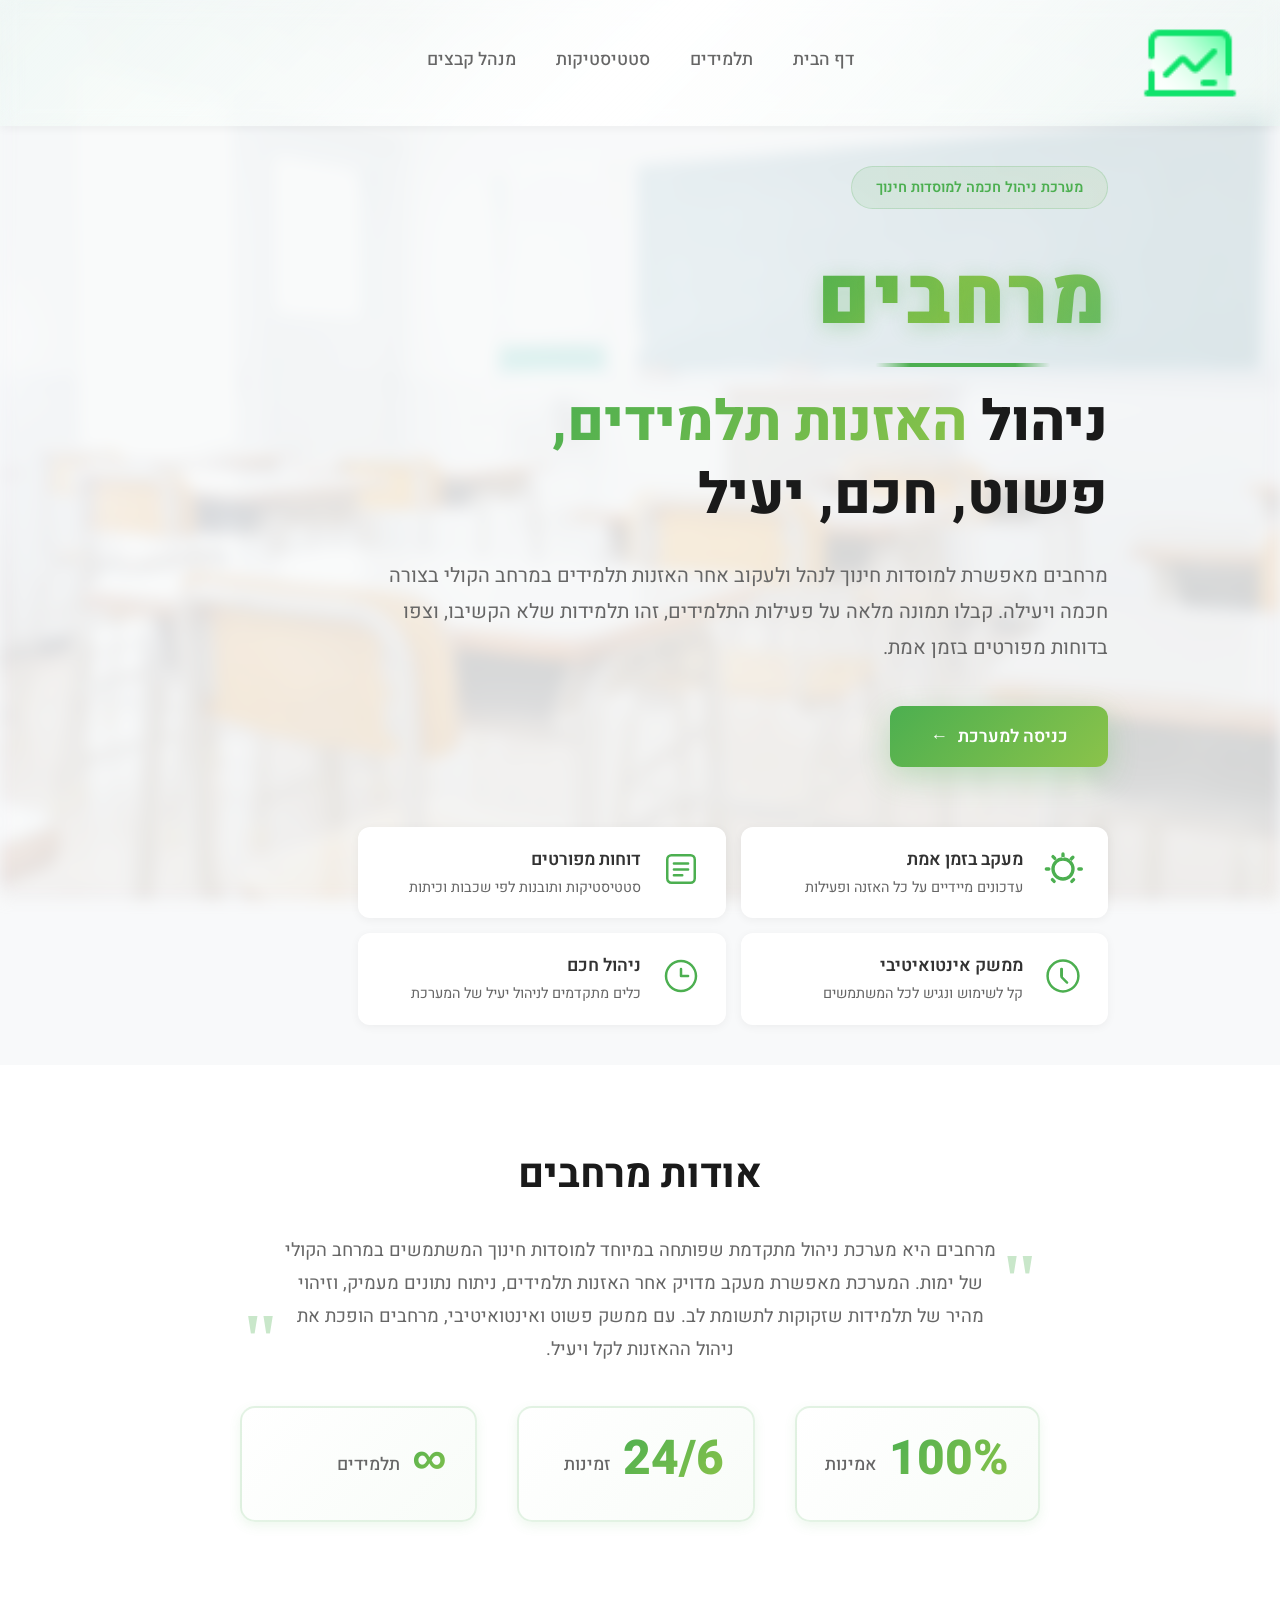
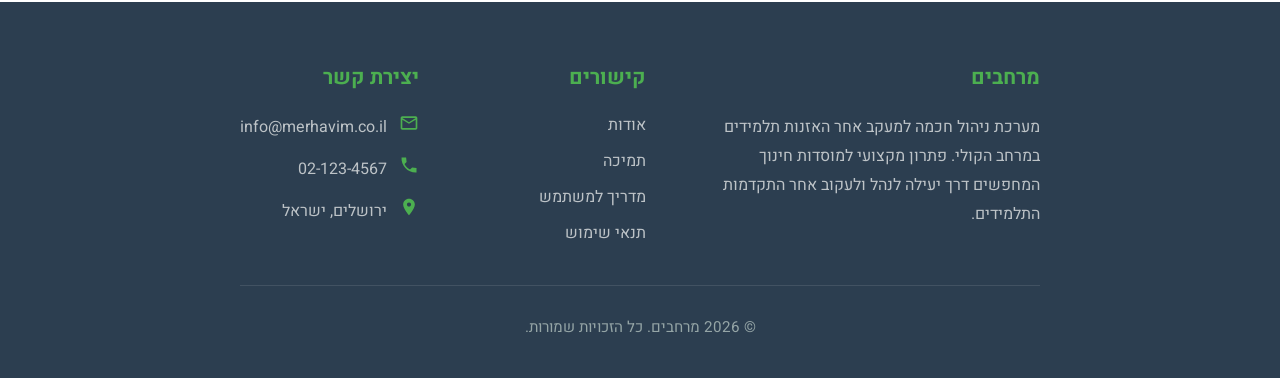
<file: index.html>
<!DOCTYPE html>
<html lang="he" dir="rtl">
<head>
    <meta charset="UTF-8">
    <meta name="viewport" content="width=device-width, initial-scale=1.0">
    <title>מרחבים - מערכת ניהול חכמה</title>
    <link rel="icon" type="image/png" href="logo.png">
    <link rel="preconnect" href="https://fonts.googleapis.com">
    <link rel="preconnect" href="https://fonts.gstatic.com" crossorigin>
    <link href="https://fonts.googleapis.com/css2?family=Heebo:wght@300;400;500;600;700;800&display=swap" rel="stylesheet">
    <link rel="stylesheet" href="styles.css">
    <style>
        body {
            padding-top: 126px;
            display: flex;
            flex-direction: column;
            min-height: 100vh;
        }

        body::before {
            content: '';
            position: fixed;
            top: 0;
            left: 0;
            width: 100%;
            height: 100%;
            background-image: url('home-background.jpeg');
            background-size: cover;
            background-position: center;
            background-repeat: no-repeat;
            opacity: 0.15;
            filter: blur(8px);
            z-index: -1;
        }

        /* Main Content */
        .main-container {
            flex: 1;
            display: flex;
            align-items: center;
            justify-content: center;
            padding: 40px 20px;
        }

        .content-wrapper {
            max-width: 750px;
            width: 100%;
            text-align: right;
            margin-left: 15%;
        }

        .badge {
            display: inline-block;
            background: linear-gradient(135deg, rgba(76, 175, 80, 0.1) 0%, rgba(139, 195, 74, 0.1) 100%);
            color: #4caf50;
            padding: 10px 24px;
            border-radius: 25px;
            font-size: 0.9em;
            font-weight: 600;
            margin-bottom: 30px;
            animation: fadeInDown 0.8s ease-out;
            border: 1px solid rgba(76, 175, 80, 0.2);
        }

        @keyframes fadeInDown {
            from {
                opacity: 0;
                transform: translateY(-20px);
            }
            to {
                opacity: 1;
                transform: translateY(0);
            }
        }

        .brand-title-wrapper {
            display: block;
            width: 100%;
            margin-bottom: 30px;
        }

        .brand-title {
            font-size: 5em;
            font-weight: 900;
            background: linear-gradient(135deg, #4caf50 0%, #8bc34a 50%, #66bb6a 100%);
            -webkit-background-clip: text;
            -webkit-text-fill-color: transparent;
            background-clip: text;
            margin: 0;
            animation: fadeInUp 1s ease-out 0.1s both;
            letter-spacing: 3px;
            text-shadow: 0 4px 20px rgba(76, 175, 80, 0.3);
            position: relative;
            display: inline-block;
        }

        .brand-title::after {
            content: '';
            position: absolute;
            bottom: -10px;
            right: 50%;
            transform: translateX(50%);
            width: 60%;
            height: 4px;
            background: linear-gradient(90deg, transparent 0%, #4caf50 20%, #4caf50 80%, transparent 100%);
            border-radius: 2px;
        }

        .main-title {
            font-size: 3.5em;
            font-weight: 800;
            color: #1a1a1a;
            line-height: 1.3;
            margin-bottom: 25px;
            animation: fadeInUp 1s ease-out 0.2s both;
        }

        @keyframes fadeInUp {
            from {
                opacity: 0;
                transform: translateY(30px);
            }
            to {
                opacity: 1;
                transform: translateY(0);
            }
        }

        .main-title .highlight {
            background: linear-gradient(135deg, #4caf50 0%, #8bc34a 100%);
            -webkit-background-clip: text;
            -webkit-text-fill-color: transparent;
            background-clip: text;
        }

        .description {
            font-size: 1.25em;
            color: #666;
            line-height: 1.8;
            margin-bottom: 40px;
            font-weight: 400;
            animation: fadeInUp 1s ease-out 0.4s both;
        }

        .cta-buttons {
            display: flex;
            gap: 15px;
            animation: fadeInUp 1s ease-out 0.6s both;
        }

        .btn-primary {
            background: linear-gradient(135deg, #4caf50 0%, #8bc34a 100%);
            color: white;
            border: none;
            padding: 18px 40px;
            font-size: 1.1em;
            border-radius: 12px;
            cursor: pointer;
            font-weight: 600;
            font-family: 'Heebo', sans-serif;
            box-shadow: 0 10px 30px rgba(76, 175, 80, 0.3);
            transition: all 0.3s ease;
            display: inline-flex;
            align-items: center;
            gap: 10px;
        }

        .btn-primary:hover {
            transform: translateY(-3px);
            box-shadow: 0 15px 40px rgba(76, 175, 80, 0.4);
        }

        .btn-primary:active {
            transform: translateY(-1px);
        }

        .btn-secondary {
            background: white;
            color: #4caf50;
            border: 2px solid #4caf50;
            padding: 16px 40px;
            font-size: 1.1em;
            border-radius: 12px;
            cursor: pointer;
            font-weight: 600;
            font-family: 'Heebo', sans-serif;
            transition: all 0.3s ease;
        }

        .btn-secondary:hover {
            background: #4caf50;
            color: white;
            transform: translateY(-3px);
        }

        /* Features */
        .features {
            margin-top: 60px;
            display: grid;
            grid-template-columns: repeat(2, 1fr);
            gap: 15px;
            animation: fadeInUp 1s ease-out 0.8s both;
        }

        .feature {
            display: flex;
            align-items: center;
            gap: 20px;
            padding: 20px 25px;
            background: white;
            border-radius: 12px;
            transition: all 0.3s ease;
            box-shadow: 0 2px 10px rgba(0, 0, 0, 0.05);
            text-align: right;
        }

        .feature:hover {
            transform: translateX(-5px);
            box-shadow: 0 5px 20px rgba(0, 0, 0, 0.1);
        }

        .feature-icon {
            flex-shrink: 0;
        }

        .feature-content {
            flex: 1;
        }

        .feature-icon svg {
            width: 40px;
            height: 40px;
            fill: #4caf50;
        }

        .feature-title {
            font-size: 1.1em;
            font-weight: 600;
            color: #333;
            margin-bottom: 5px;
        }

        .feature-text {
            font-size: 0.9em;
            color: #666;
            line-height: 1.5;
        }

        /* About Section */
        .about-section {
            background: white;
            padding: 80px 240px;
            text-align: center;
        }

        .about-title {
            font-size: 2.5em;
            font-weight: 700;
            color: #1a1a1a;
            margin-bottom: 30px;
        }

        .about-text {
            font-size: 1.15em;
            color: #666;
            line-height: 1.8;
            max-width: 800px;
            margin: 0 auto 40px;
            position: relative;
            padding: 0 40px;
        }

        .about-text::before,
        .about-text::after {
            font-size: 4em;
            font-weight: 900;
            color: #4caf50;
            opacity: 0.3;
            position: absolute;
            font-family: Georgia, serif;
        }

        .about-text::before {
            content: '"';
            top: -20px;
            right: 0;
        }

        .about-text::after {
            content: '"';
            bottom: -40px;
            left: 0;
        }

        .about-stats {
            display: grid;
            grid-template-columns: repeat(3, 1fr);
            gap: 40px;
            max-width: 900px;
            margin: 0 auto;
        }

        .stat-item {
            text-align: center;
        }

        .stat-number {
            font-size: 3em;
            font-weight: 800;
            background: linear-gradient(135deg, #4caf50 0%, #8bc34a 100%);
            -webkit-background-clip: text;
            -webkit-text-fill-color: transparent;
            background-clip: text;
            margin-bottom: 10px;
        }

        .stat-label {
            font-size: 1.1em;
            color: #666;
            font-weight: 500;
        }

        /* Footer */
        .footer {
            background: #2c3e50;
            color: white;
            padding: 60px 240px 40px;
        }

        .footer-content {
            display: grid;
            grid-template-columns: 2fr 1fr 1fr;
            gap: 60px;
            margin-bottom: 40px;
        }

        .footer-section h3 {
            font-size: 1.3em;
            font-weight: 700;
            margin-bottom: 20px;
            color: #4caf50;
        }

        .footer-section p {
            font-size: 1em;
            line-height: 1.8;
            color: #bdc3c7;
        }

        .footer-links {
            display: flex;
            flex-direction: column;
            gap: 12px;
        }

        .footer-link {
            color: #bdc3c7;
            text-decoration: none;
            transition: color 0.3s;
            font-size: 1em;
        }

        .footer-link:hover {
            color: #4caf50;
        }

        .contact-info {
            display: flex;
            flex-direction: column;
            gap: 15px;
        }

        .contact-item {
            display: flex;
            align-items: center;
            gap: 12px;
            color: #bdc3c7;
            font-size: 1em;
        }

        .contact-icon svg {
            width: 20px;
            height: 20px;
            fill: #4caf50;
        }

        .footer-bottom {
            border-top: 1px solid rgba(255, 255, 255, 0.1);
            padding-top: 30px;
            text-align: center;
            color: #95a5a6;
            font-size: 0.95em;
        }

        /* Responsive */
        @media (max-width: 768px) {
            .main-title {
                font-size: 2.5em;
            }

            .description {
                font-size: 1.1em;
            }

            .cta-buttons {
                flex-direction: column;
            }

            .btn-primary, .btn-secondary {
                width: 100%;
                justify-content: center;
            }

            .features {
                grid-template-columns: 1fr;
                gap: 20px;
            }

            .about-section {
                padding: 60px 20px;
            }

            .about-stats {
                grid-template-columns: 1fr;
                gap: 30px;
            }

            .footer {
                padding: 40px 20px 30px;
            }

            .footer-content {
                grid-template-columns: 1fr;
                gap: 40px;
            }
        }
    </style>
</head>
<body>
    <!-- Header -->
    <header class="header">
        <div class="logo">
            <img src="logo.png" alt="מרחבים" class="logo-img">
        </div>
        <nav class="header-links">
            <a href="file-manager.html" class="header-link">מנהל קבצים</a>
            <a href="statistics.html" class="header-link">סטטיסטיקות</a>
            <a href="dashboard.html" class="header-link">תלמידים</a>
            <a href="index.html" class="header-link">דף הבית</a>
        </nav>
    </header>

    <!-- Main Content -->
    <main class="main-container">
        <div class="content-wrapper">
            <div class="badge">מערכת ניהול חכמה למוסדות חינוך</div>
            
            <div class="brand-title-wrapper">
                <h1 class="brand-title">מרחבים</h1>
            </div>
            
            <h2 class="main-title">
                ניהול <span class="highlight">האזנות תלמידים,</span><br>
                פשוט, חכם, יעיל
            </h2>
            
            <p class="description">
                מרחבים מאפשרת למוסדות חינוך לנהל ולעקוב אחר האזנות תלמידים במרחב הקולי בצורה חכמה ויעילה.
                קבלו תמונה מלאה על פעילות התלמידים, זהו תלמידות שלא הקשיבו, וצפו בדוחות מפורטים בזמן אמת.
            </p>
            
            <div class="cta-buttons">
                <button class="btn-primary" onclick="enterSystem()">
                    <span>כניסה למערכת</span>
                    <span>←</span>
                </button>
            </div>

            <!-- Features -->
            <div class="features">
                <div class="feature">
                    <div class="feature-icon">
                        <svg viewBox="0 0 24 24" xmlns="http://www.w3.org/2000/svg">
                            <path d="M13 3a1 1 0 1 0-2 0v1.5a1 1 0 1 0 2 0V3Zm7.5 9a1 1 0 0 1 1-1H23a1 1 0 1 1 0 2h-1.5a1 1 0 0 1-1-1ZM1 12a1 1 0 0 1 1-1h1.5a1 1 0 0 1 0 2H2a1 1 0 0 1-1-1Zm17.657-6.364a1 1 0 0 0-1.414-1.414l-1.06 1.06a1 1 0 0 0 1.414 1.415l1.06-1.06ZM6.343 17.657a1 1 0 0 0-1.414 1.414l1.06 1.06a1 1 0 1 0 1.415-1.414l-1.06-1.06Zm12.728 1.414a1 1 0 0 0-1.414-1.414l-1.06 1.06a1 1 0 1 0 1.414 1.415l1.06-1.06ZM6.343 6.343a1 1 0 0 0 1.414-1.414l-1.06-1.06a1 1 0 0 0-1.415 1.414l1.06 1.06ZM12 7a5 5 0 1 0 0 10 5 5 0 0 0 0-10Zm-7 5a7 7 0 1 1 14 0 7 7 0 0 1-14 0Z"/>
                        </svg>
                    </div>
                    <div class="feature-content">
                        <div class="feature-title">מעקב בזמן אמת</div>
                        <div class="feature-text">עדכונים מיידיים על כל האזנה ופעילות</div>
                    </div>
                </div>
                <div class="feature">
                    <div class="feature-icon">
                        <svg viewBox="0 0 24 24" xmlns="http://www.w3.org/2000/svg">
                            <path d="M3 6.25A3.25 3.25 0 0 1 6.25 3h11.5A3.25 3.25 0 0 1 21 6.25v11.5A3.25 3.25 0 0 1 17.75 21H6.25A3.25 3.25 0 0 1 3 17.75V6.25ZM6.25 4.5A1.75 1.75 0 0 0 4.5 6.25v11.5c0 .966.784 1.75 1.75 1.75h11.5a1.75 1.75 0 0 0 1.75-1.75V6.25a1.75 1.75 0 0 0-1.75-1.75H6.25ZM7 8.75A.75.75 0 0 1 7.75 8h8.5a.75.75 0 0 1 0 1.5h-8.5A.75.75 0 0 1 7 8.75Zm0 3.5a.75.75 0 0 1 .75-.75h8.5a.75.75 0 0 1 0 1.5h-8.5a.75.75 0 0 1-.75-.75Zm0 3.5a.75.75 0 0 1 .75-.75h5a.75.75 0 0 1 0 1.5h-5a.75.75 0 0 1-.75-.75Z"/>
                        </svg>
                    </div>
                    <div class="feature-content">
                        <div class="feature-title">דוחות מפורטים</div>
                        <div class="feature-text">סטטיסטיקות ותובנות לפי שכבות וכיתות</div>
                    </div>
                </div>
                <div class="feature">
                    <div class="feature-icon">
                        <svg viewBox="0 0 24 24" xmlns="http://www.w3.org/2000/svg">
                            <path d="M12 2c5.523 0 10 4.477 10 10s-4.477 10-10 10S2 17.523 2 12 6.477 2 12 2Zm0 1.5a8.5 8.5 0 1 0 0 17 8.5 8.5 0 0 0 0-17Zm-.75 3.5a.75.75 0 0 1 .743.648l.007.102v4.69l2.97 2.97a.75.75 0 0 1-.976 1.133l-.084-.073-3.25-3.25a.75.75 0 0 1-.21-.437L10.25 12V7.75a.75.75 0 0 1 .75-.75Z"/>
                        </svg>
                    </div>
                    <div class="feature-content">
                        <div class="feature-title">ממשק אינטואיטיבי</div>
                        <div class="feature-text">קל לשימוש ונגיש לכל המשתמשים</div>
                    </div>
                </div>
                <div class="feature">
                    <div class="feature-icon">
                        <svg viewBox="0 0 24 24" xmlns="http://www.w3.org/2000/svg">
                            <path d="M12 2.25c5.385 0 9.75 4.365 9.75 9.75s-4.365 9.75-9.75 9.75S2.25 17.385 2.25 12 6.615 2.25 12 2.25Zm0 1.5a8.25 8.25 0 1 0 0 16.5 8.25 8.25 0 0 0 0-16.5ZM12 7a.75.75 0 0 1 .75.75v3.5h3.5a.75.75 0 0 1 0 1.5h-4.25a.75.75 0 0 1-.75-.75v-4.25A.75.75 0 0 1 12 7Z"/>
                        </svg>
                    </div>
                    <div class="feature-content">
                        <div class="feature-title">ניהול חכם</div>
                        <div class="feature-text">כלים מתקדמים לניהול יעיל של המערכת</div>
                    </div>
                </div>
            </div>
        </div>
    </main>

    <!-- About Section -->
    <section class="about-section" id="about">
        <h2 class="about-title">אודות מרחבים</h2>
        <p class="about-text">
            מרחבים היא מערכת ניהול מתקדמת שפותחה במיוחד למוסדות חינוך המשתמשים במרחב הקולי של ימות.
            המערכת מאפשרת מעקב מדויק אחר האזנות תלמידים, ניתוח נתונים מעמיק, וזיהוי מהיר של תלמידות שזקוקות לתשומת לב.
            עם ממשק פשוט ואינטואיטיבי, מרחבים הופכת את ניהול ההאזנות לקל ויעיל.
        </p>
        <div class="about-stats">
            <div class="stat-item">
                <div class="stat-number">100%</div>
                <div class="stat-label">אמינות</div>
            </div>
            <div class="stat-item">
                <div class="stat-number">24/6</div>
                <div class="stat-label">זמינות</div>
            </div>
            <div class="stat-item">
                <div class="stat-number">∞</div>
                <div class="stat-label">תלמידים</div>
            </div>
        </div>
    </section>

    <!-- Footer -->
    <footer class="footer">
        <div class="footer-content">
            <div class="footer-section">
                <h3>מרחבים</h3>
                <p>
                    מערכת ניהול חכמה למעקב אחר האזנות תלמידים במרחב הקולי.
                    פתרון מקצועי למוסדות חינוך המחפשים דרך יעילה לנהל ולעקוב אחר התקדמות התלמידים.
                </p>
            </div>
            <div class="footer-section">
                <h3>קישורים</h3>
                <div class="footer-links">
                    <a href="#" class="footer-link">אודות</a>
                    <a href="#" class="footer-link">תמיכה</a>
                    <a href="#" class="footer-link">מדריך למשתמש</a>
                    <a href="#" class="footer-link">תנאי שימוש</a>
                </div>
            </div>
            <div class="footer-section">
                <h3>יצירת קשר</h3>
                <div class="contact-info">
                    <div class="contact-item">
                        <div class="contact-icon">
                            <svg viewBox="0 0 24 24" xmlns="http://www.w3.org/2000/svg">
                                <path d="M22 6c0-1.1-.9-2-2-2H4c-1.1 0-2 .9-2 2v12c0 1.1.9 2 2 2h16c1.1 0 2-.9 2-2V6zm-2 0l-8 5-8-5h16zm0 12H4V8l8 5 8-5v10z"/>
                            </svg>
                        </div>
                        <span>info@merhavim.co.il</span>
                    </div>
                    <div class="contact-item">
                        <div class="contact-icon">
                            <svg viewBox="0 0 24 24" xmlns="http://www.w3.org/2000/svg">
                                <path d="M21 15.46l-5.27-.61-2.52 2.52c-2.83-1.44-5.15-3.75-6.59-6.59l2.53-2.53L8.54 3H3.03C2.45 13.18 10.82 21.55 21 20.97v-5.51z"/>
                            </svg>
                        </div>
                        <span>02-123-4567</span>
                    </div>
                    <div class="contact-item">
                        <div class="contact-icon">
                            <svg viewBox="0 0 24 24" xmlns="http://www.w3.org/2000/svg">
                                <path d="M12 2C8.13 2 5 5.13 5 9c0 5.25 7 13 7 13s7-7.75 7-13c0-3.87-3.13-7-7-7zm0 9.5c-1.38 0-2.5-1.12-2.5-2.5s1.12-2.5 2.5-2.5 2.5 1.12 2.5 2.5-1.12 2.5-2.5 2.5z"/>
                            </svg>
                        </div>
                        <span>ירושלים, ישראל</span>
                    </div>
                </div>
            </div>
        </div>
        <div class="footer-bottom">
            <p>© 2026 מרחבים. כל הזכויות שמורות.</p>
        </div>
    </footer>

    <script>
        function enterSystem() {
            window.location.href = 'dashboard.html';
        }

        // Add keyboard support
        document.addEventListener('keypress', (e) => {
            if (e.key === 'Enter') {
                enterSystem();
            }
        });
    </script>
</body>
</html>
</file>
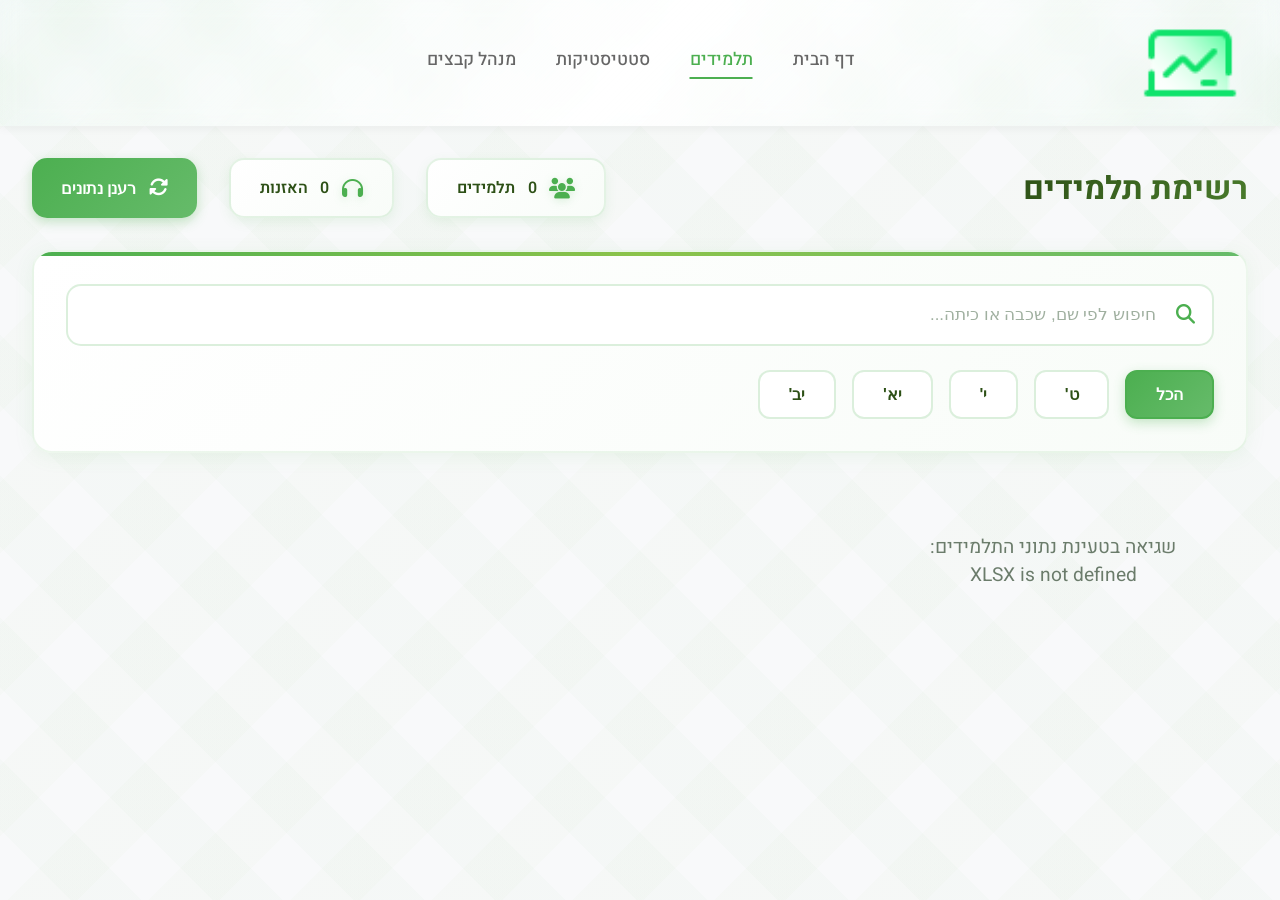
<file: dashboard.html>
<!DOCTYPE html>
<html lang="he" dir="rtl">
<head>
    <meta charset="UTF-8">
    <meta name="viewport" content="width=device-width, initial-scale=1.0">
    <title>מרחבים - ניהול תלמידים</title>
    <link rel="icon" type="image/png" href="logo.png">
    <link rel="preconnect" href="https://fonts.googleapis.com">
    <link rel="preconnect" href="https://fonts.gstatic.com" crossorigin>
    <link href="https://fonts.googleapis.com/css2?family=Heebo:wght@300;400;500;600;700;800&display=swap" rel="stylesheet">
    <link rel="stylesheet" href="https://cdnjs.cloudflare.com/ajax/libs/font-awesome/6.4.0/css/all.min.css">
    <link rel="stylesheet" href="styles.css">
    <script src="https://cdn.sheetjs.com/xlsx-0.20.1/package/dist/xlsx.full.min.js"></script>
</head>
<body class="secondary-page">
    <header class="header">
        <div class="logo">
            <img src="logo.png" alt="מרחבים" class="logo-img">
        </div>
        <nav class="header-links">
            <a href="file-manager.html" class="header-link">מנהל קבצים</a>
            <a href="statistics.html" class="header-link">סטטיסטיקות</a>
            <a href="dashboard.html" class="header-link active">תלמידים</a>
            <a href="index.html" class="header-link">דף הבית</a>
        </nav>
    </header>

    <main class="main-content">
        <div class="page-header">
            <h2>רשימת תלמידים</h2>
            <div class="stats-bar">
                <div class="stat-item">
                    <i class="fas fa-users"></i>
                    <span id="totalStudents">0</span> תלמידים
                </div>
                <div class="stat-item">
                    <i class="fas fa-headphones"></i>
                    <span id="totalListenings">0</span> האזנות
                </div>
                <button class="refresh-btn" id="refreshData" title="רענן נתונים מהשרת">
                    <i class="fas fa-sync-alt"></i>
                    רענן נתונים
                </button>
            </div>
        </div>

        <div class="search-section">
            <div class="search-box">
                <i class="fas fa-search"></i>
                <input type="text" id="searchInput" placeholder="חיפוש לפי שם, שכבה או כיתה...">
            </div>
            <div class="filter-buttons">
                <button class="filter-btn active" data-grade="all">הכל</button>
                <button class="filter-btn" data-grade="ט">ט'</button>
                <button class="filter-btn" data-grade="י">י'</button>
                <button class="filter-btn" data-grade="יא">יא'</button>
                <button class="filter-btn" data-grade="יב">יב'</button>
            </div>
        </div>

        <div class="students-grid" id="studentsGrid">
            <div class="loading">טוען נתונים...</div>
        </div>
    </main>

    <script src="students.js"></script>
</body>
</html>
</file>
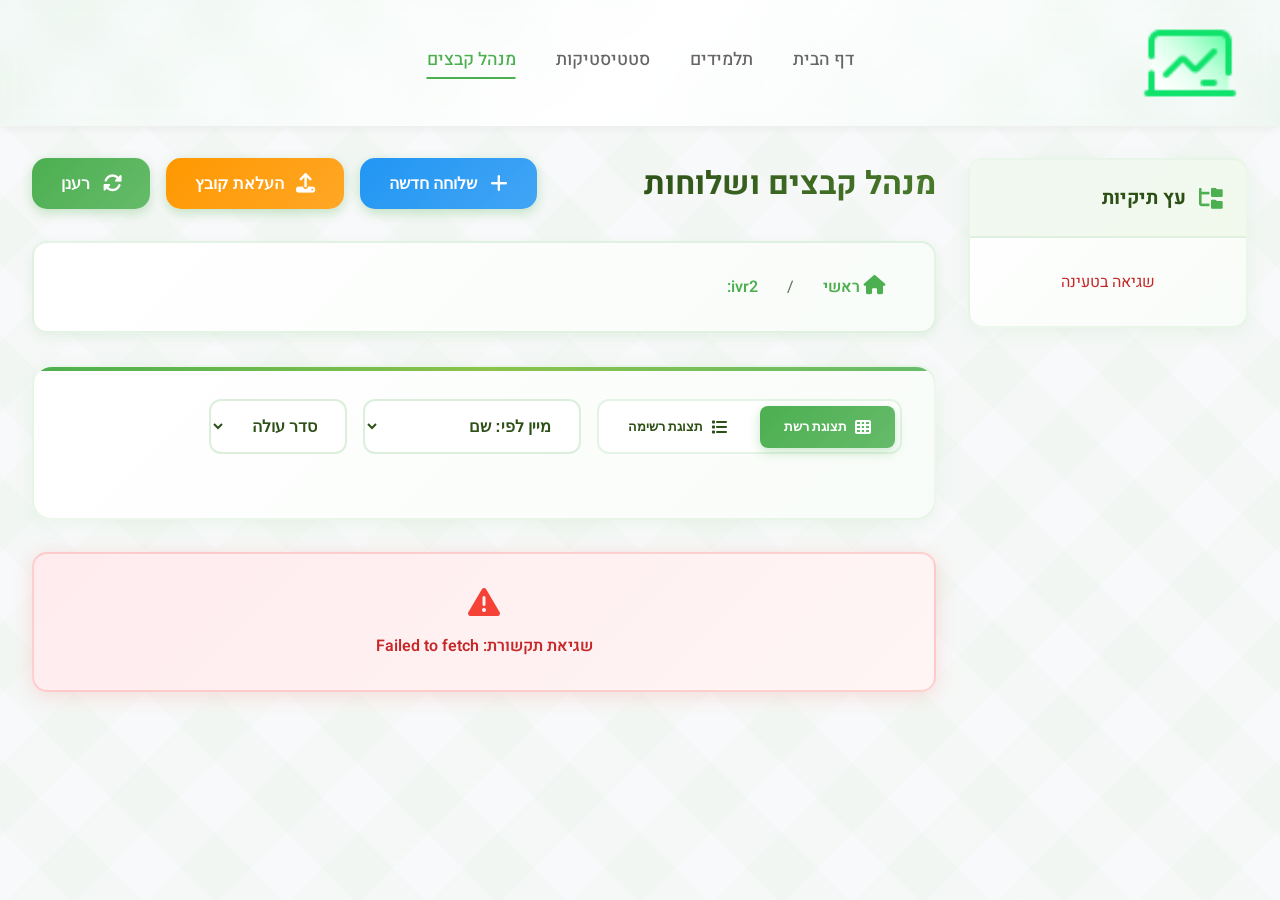
<file: file-manager.html>
<!DOCTYPE html>
<html lang="he" dir="rtl">
<head>
    <meta charset="UTF-8">
    <meta name="viewport" content="width=device-width, initial-scale=1.0">
    <title>מרחבים - מנהל קבצים ושלוחות</title>
    <link rel="icon" type="image/png" href="logo.png">
    <link rel="preconnect" href="https://fonts.googleapis.com">
    <link rel="preconnect" href="https://fonts.gstatic.com" crossorigin>
    <link href="https://fonts.googleapis.com/css2?family=Heebo:wght@300;400;500;600;700;800&display=swap" rel="stylesheet">
    <link rel="stylesheet" href="https://cdnjs.cloudflare.com/ajax/libs/font-awesome/6.4.0/css/all.min.css">
    <link rel="stylesheet" href="styles.css">
    <style>
        .file-manager-layout {
            display: grid;
            grid-template-columns: 280px 1fr;
            gap: 2rem;
            align-items: start;
        }

        .sidebar {
            background: linear-gradient(135deg, rgba(255, 255, 255, 0.98) 0%, rgba(248, 252, 248, 0.98) 100%);
            backdrop-filter: blur(10px);
            border-radius: 15px;
            box-shadow: 0 4px 20px rgba(76, 175, 80, 0.08);
            border: 2px solid rgba(76, 175, 80, 0.1);
            position: sticky;
            top: 146px;
            max-height: calc(100vh - 166px);
            overflow: hidden;
            display: flex;
            flex-direction: column;
        }

        .sidebar-header {
            padding: 1.5rem;
            border-bottom: 2px solid rgba(76, 175, 80, 0.1);
            display: flex;
            align-items: center;
            gap: 0.8rem;
            background: linear-gradient(135deg, rgba(76, 175, 80, 0.08) 0%, rgba(139, 195, 74, 0.08) 100%);
        }

        .sidebar-header i {
            color: #4caf50;
            font-size: 1.3em;
        }

        .sidebar-header h3 {
            color: #2d5016;
            font-size: 1.2em;
            font-weight: 700;
            margin: 0;
        }

        .sidebar-content {
            padding: 1rem;
            overflow-y: auto;
            flex: 1;
        }

        .sidebar-content::-webkit-scrollbar {
            width: 6px;
        }

        .sidebar-content::-webkit-scrollbar-track {
            background: rgba(76, 175, 80, 0.05);
            border-radius: 3px;
        }

        .sidebar-content::-webkit-scrollbar-thumb {
            background: rgba(76, 175, 80, 0.3);
            border-radius: 3px;
        }

        .sidebar-content::-webkit-scrollbar-thumb:hover {
            background: rgba(76, 175, 80, 0.5);
        }

        .tree-item {
            padding: 0.7rem 0.8rem;
            margin-bottom: 0.3rem;
            border-radius: 8px;
            cursor: pointer;
            transition: all 0.3s ease;
            display: flex;
            align-items: center;
            gap: 0.6rem;
            font-size: 0.95em;
            color: #2d5016;
            font-weight: 500;
        }

        .tree-item:hover {
            background: rgba(76, 175, 80, 0.1);
            transform: translateX(-3px);
        }

        .tree-item.active {
            background: linear-gradient(135deg, rgba(76, 175, 80, 0.15) 0%, rgba(139, 195, 74, 0.15) 100%);
            border-right: 3px solid #4caf50;
            font-weight: 700;
        }

        .tree-item i {
            color: #ffc107;
            font-size: 1.1em;
        }

        .tree-item.active i {
            color: #4caf50;
        }

        .tree-item-badge {
            display: inline-block;
            padding: 0.2rem 0.6rem;
            background: linear-gradient(135deg, #4caf50 0%, #66bb6a 100%);
            color: white;
            border-radius: 10px;
            font-size: 0.75em;
            font-weight: 700;
            margin-right: auto;
        }

        .tree-item-name {
            flex: 1;
            white-space: nowrap;
            overflow: hidden;
            text-overflow: ellipsis;
        }

        .main-panel {
            min-width: 0;
        }

        .breadcrumb {
            background: linear-gradient(135deg, rgba(255, 255, 255, 0.98) 0%, rgba(248, 252, 248, 0.98) 100%);
            backdrop-filter: blur(10px);
            padding: 1.5rem 2rem;
            border-radius: 15px;
            margin-bottom: 2rem;
            box-shadow: 0 4px 12px rgba(76, 175, 80, 0.1);
            border: 2px solid rgba(76, 175, 80, 0.15);
            font-size: 1rem;
            display: flex;
            align-items: center;
            gap: 0.5rem;
            flex-wrap: wrap;
        }

        .breadcrumb a {
            color: #4CAF50;
            text-decoration: none;
            font-weight: 600;
            transition: all 0.3s ease;
            padding: 0.5rem 1rem;
            border-radius: 8px;
        }

        .breadcrumb a:hover {
            background: rgba(76, 175, 80, 0.1);
            transform: translateY(-2px);
        }

        .breadcrumb-separator {
            color: #5a6c57;
            margin: 0 0.3rem;
        }

        .controls {
            display: flex;
            gap: 1rem;
            margin-bottom: 2rem;
            flex-wrap: wrap;
            align-items: center;
        }

        .controls select {
            padding: 1rem 1.5rem;
            border: 2px solid rgba(76, 175, 80, 0.2);
            border-radius: 12px;
            font-size: 1rem;
            transition: all 0.3s ease;
            background: white;
            font-weight: 600;
            color: #2d5016;
            cursor: pointer;
        }

        .controls select:focus {
            outline: none;
            border-color: #4caf50;
            box-shadow: 0 0 0 4px rgba(76, 175, 80, 0.1);
        }

        .view-toggle {
            display: flex;
            gap: 0.5rem;
            background: white;
            padding: 0.3rem;
            border-radius: 12px;
            border: 2px solid rgba(76, 175, 80, 0.15);
        }

        .view-toggle button {
            padding: 0.8rem 1.5rem;
            background: transparent;
            border: none;
            border-radius: 8px;
            font-weight: 600;
            color: #2d5016;
            cursor: pointer;
            transition: all 0.3s ease;
            display: flex;
            align-items: center;
            gap: 0.5rem;
        }

        .view-toggle button:hover {
            background: rgba(76, 175, 80, 0.1);
        }

        .view-toggle button.active {
            background: linear-gradient(135deg, #4caf50 0%, #66bb6a 100%);
            color: white;
            box-shadow: 0 4px 12px rgba(76, 175, 80, 0.3);
        }

        .file-grid {
            display: grid;
            grid-template-columns: repeat(auto-fill, minmax(220px, 1fr));
            gap: 1.5rem;
            margin-bottom: 2rem;
        }

        .file-item, .folder-item {
            background: linear-gradient(135deg, rgba(255, 255, 255, 0.98) 0%, rgba(248, 252, 248, 0.98) 100%);
            backdrop-filter: blur(10px);
            padding: 1.8rem;
            border-radius: 15px;
            cursor: pointer;
            transition: all 0.4s cubic-bezier(0.4, 0, 0.2, 1);
            text-align: center;
            box-shadow: 0 4px 12px rgba(76, 175, 80, 0.08);
            border: 2px solid rgba(76, 175, 80, 0.1);
            position: relative;
            overflow: hidden;
        }

        .folder-item {
            background: linear-gradient(135deg, rgba(255, 249, 230, 0.98) 0%, rgba(255, 252, 240, 0.98) 100%);
            border-color: rgba(255, 193, 7, 0.3);
        }

        .file-item::before, .folder-item::before {
            content: '';
            position: absolute;
            top: 0;
            left: 0;
            width: 100%;
            height: 4px;
            background: linear-gradient(90deg, #4caf50 0%, #8bc34a 50%, #66bb6a 100%);
            transform: scaleX(0);
            transform-origin: right;
            transition: transform 0.4s ease;
        }

        .folder-item::before {
            background: linear-gradient(90deg, #ffc107 0%, #ffeb3b 50%, #ffd54f 100%);
        }

        .file-item:hover::before, .folder-item:hover::before {
            transform: scaleX(1);
            transform-origin: left;
        }

        .file-item:hover, .folder-item:hover {
            transform: translateY(-8px) scale(1.02);
            box-shadow: 0 12px 30px rgba(76, 175, 80, 0.2);
            border-color: rgba(76, 175, 80, 0.3);
        }

        .folder-item:hover {
            box-shadow: 0 12px 30px rgba(255, 193, 7, 0.3);
            border-color: rgba(255, 193, 7, 0.5);
        }

        .item-icon {
            font-size: 3.5em;
            margin-bottom: 1rem;
            filter: drop-shadow(0 4px 8px rgba(76, 175, 80, 0.2));
        }

        .item-name {
            font-weight: 700;
            margin-bottom: 0.8rem;
            word-break: break-word;
            color: #2d5016;
            font-size: 1.1em;
        }

        .item-details {
            font-size: 0.9em;
            color: #5a6c57;
            font-weight: 500;
            line-height: 1.6;
            margin-bottom: 1rem;
        }

        .play-file-btn,
        .view-file-btn {
            width: 100%;
            padding: 0.8rem 1.2rem;
            border: none;
            border-radius: 10px;
            font-weight: 600;
            cursor: pointer;
            transition: all 0.3s ease;
            font-size: 0.95em;
            display: flex;
            align-items: center;
            justify-content: center;
            gap: 0.5rem;
            margin-top: 0.5rem;
        }

        .play-file-btn {
            background: linear-gradient(135deg, #4caf50 0%, #66bb6a 100%);
            color: white;
            box-shadow: 0 2px 8px rgba(76, 175, 80, 0.3);
        }

        .play-file-btn:hover {
            background: linear-gradient(135deg, #45a049 0%, #7cb342 100%);
            transform: translateY(-2px);
            box-shadow: 0 4px 12px rgba(76, 175, 80, 0.4);
        }

        .view-file-btn {
            background: white;
            color: #2d5016;
            border: 2px solid rgba(76, 175, 80, 0.2);
        }

        .view-file-btn:hover {
            background: rgba(76, 175, 80, 0.1);
            border-color: #4caf50;
        }

        .file-table {
            width: 100%;
            border-collapse: collapse;
            background: linear-gradient(135deg, rgba(255, 255, 255, 0.98) 0%, rgba(248, 252, 248, 0.98) 100%);
            backdrop-filter: blur(10px);
            border-radius: 15px;
            overflow: hidden;
            box-shadow: 0 4px 20px rgba(76, 175, 80, 0.08);
            border: 2px solid rgba(76, 175, 80, 0.1);
        }

        .file-table th, .file-table td {
            padding: 1.2rem 1.5rem;
            text-align: right;
            border-bottom: 1px solid rgba(76, 175, 80, 0.1);
        }

        .file-table th {
            background: linear-gradient(135deg, #4caf50 0%, #66bb6a 100%);
            color: white;
            font-weight: 700;
            cursor: pointer;
            user-select: none;
            transition: all 0.3s ease;
            font-size: 1.05em;
        }

        .file-table th:hover {
            background: linear-gradient(135deg, #45a049 0%, #7cb342 100%);
        }

        .file-table tbody tr {
            transition: all 0.3s ease;
        }

        .file-table tbody tr:hover {
            background: rgba(76, 175, 80, 0.05);
            transform: translateX(-5px);
        }

        .file-table tbody tr:last-child td {
            border-bottom: none;
        }

        .table-action-btn {
            padding: 0.5rem 1rem;
            border: none;
            border-radius: 8px;
            cursor: pointer;
            transition: all 0.3s ease;
            font-size: 0.9em;
            margin: 0 0.2rem;
        }

        .table-action-btn.play-btn {
            background: linear-gradient(135deg, #4caf50 0%, #66bb6a 100%);
            color: white;
        }

        .table-action-btn.play-btn:hover {
            background: linear-gradient(135deg, #45a049 0%, #7cb342 100%);
            transform: translateY(-2px);
        }

        .table-action-btn.view-btn {
            background: rgba(76, 175, 80, 0.1);
            color: #4caf50;
            border: 1px solid rgba(76, 175, 80, 0.3);
        }

        .table-action-btn.view-btn:hover {
            background: rgba(76, 175, 80, 0.2);
            border-color: #4caf50;
        }

        .ext-badge {
            display: inline-block;
            padding: 0.4rem 1rem;
            background: linear-gradient(135deg, #4caf50 0%, #66bb6a 100%);
            color: white;
            border-radius: 20px;
            font-size: 0.85em;
            font-weight: 700;
            margin-right: 0.5rem;
            box-shadow: 0 2px 8px rgba(76, 175, 80, 0.3);
        }

        .action-btn {
            display: flex;
            align-items: center;
            gap: 0.8rem;
            padding: 1rem 1.8rem;
            border: none;
            border-radius: 15px;
            font-weight: 600;
            cursor: pointer;
            transition: all 0.3s ease;
            box-shadow: 0 4px 12px rgba(76, 175, 80, 0.3);
            font-size: 1rem;
        }

        .create-btn {
            background: linear-gradient(135deg, #2196f3 0%, #42a5f5 100%);
            color: white;
        }

        .create-btn:hover {
            background: linear-gradient(135deg, #1976d2 0%, #2196f3 100%);
            transform: translateY(-3px);
            box-shadow: 0 6px 20px rgba(33, 150, 243, 0.4);
        }

        .upload-btn {
            background: linear-gradient(135deg, #ff9800 0%, #ffa726 100%);
            color: white;
        }

        .upload-btn:hover {
            background: linear-gradient(135deg, #f57c00 0%, #ff9800 100%);
            transform: translateY(-3px);
            box-shadow: 0 6px 20px rgba(255, 152, 0, 0.4);
        }

        /* Modal Styles */
        .modal {
            display: none;
            position: fixed;
            z-index: 2000;
            left: 0;
            top: 0;
            width: 100%;
            height: 100%;
            background: rgba(0, 0, 0, 0.6);
            backdrop-filter: blur(5px);
            animation: fadeIn 0.3s ease;
        }

        .modal.show {
            display: flex;
            align-items: center;
            justify-content: center;
        }

        @keyframes fadeIn {
            from { opacity: 0; }
            to { opacity: 1; }
        }

        .modal-content {
            background: white;
            border-radius: 20px;
            width: 90%;
            max-width: 600px;
            box-shadow: 0 10px 40px rgba(0, 0, 0, 0.3);
            animation: slideUp 0.3s ease;
            overflow: hidden;
        }

        @keyframes slideUp {
            from {
                opacity: 0;
                transform: translateY(50px);
            }
            to {
                opacity: 1;
                transform: translateY(0);
            }
        }

        .modal-header {
            background: linear-gradient(135deg, #4caf50 0%, #66bb6a 100%);
            color: white;
            padding: 1.5rem 2rem;
            display: flex;
            justify-content: space-between;
            align-items: center;
        }

        .modal-header h3 {
            margin: 0;
            font-size: 1.5em;
            font-weight: 700;
            display: flex;
            align-items: center;
            gap: 0.8rem;
        }

        .modal-close {
            background: rgba(255, 255, 255, 0.2);
            border: none;
            color: white;
            width: 40px;
            height: 40px;
            border-radius: 50%;
            cursor: pointer;
            display: flex;
            align-items: center;
            justify-content: center;
            transition: all 0.3s ease;
            font-size: 1.2em;
        }

        .modal-close:hover {
            background: rgba(255, 255, 255, 0.3);
            transform: rotate(90deg);
        }

        .modal-body {
            padding: 2rem;
        }

        .form-group {
            margin-bottom: 1.5rem;
        }

        .form-group label {
            display: block;
            margin-bottom: 0.5rem;
            color: #2d5016;
            font-weight: 600;
            font-size: 1rem;
        }

        .form-group input,
        .form-group select,
        .form-group textarea {
            width: 100%;
            padding: 1rem;
            border: 2px solid rgba(76, 175, 80, 0.2);
            border-radius: 12px;
            font-size: 1rem;
            transition: all 0.3s ease;
            font-family: 'Heebo', sans-serif;
        }

        .form-group textarea {
            resize: vertical;
            min-height: 150px;
            font-family: 'Courier New', monospace;
        }

        .form-group input:focus,
        .form-group select:focus,
        .form-group textarea:focus {
            outline: none;
            border-color: #4caf50;
            box-shadow: 0 0 0 4px rgba(76, 175, 80, 0.1);
        }

        .info-box {
            background: linear-gradient(135deg, rgba(33, 150, 243, 0.08) 0%, rgba(66, 165, 245, 0.08) 100%);
            border: 2px solid rgba(33, 150, 243, 0.2);
            border-radius: 12px;
            padding: 1rem 1.5rem;
            color: #1976d2;
            font-weight: 500;
            display: flex;
            align-items: center;
            gap: 0.8rem;
            margin-top: 1rem;
        }

        .info-box i {
            font-size: 1.3em;
        }

        .modal-footer {
            padding: 1.5rem 2rem;
            background: #f8f9fa;
            display: flex;
            justify-content: flex-end;
            gap: 1rem;
        }

        .btn-primary,
        .btn-secondary {
            padding: 1rem 2rem;
            border: none;
            border-radius: 12px;
            font-weight: 600;
            cursor: pointer;
            transition: all 0.3s ease;
            font-size: 1rem;
            display: flex;
            align-items: center;
            gap: 0.5rem;
        }

        .btn-primary {
            background: linear-gradient(135deg, #4caf50 0%, #66bb6a 100%);
            color: white;
            box-shadow: 0 4px 12px rgba(76, 175, 80, 0.3);
        }

        .btn-primary:hover {
            background: linear-gradient(135deg, #45a049 0%, #7cb342 100%);
            transform: translateY(-2px);
            box-shadow: 0 6px 20px rgba(76, 175, 80, 0.4);
        }

        .btn-secondary {
            background: white;
            color: #666;
            border: 2px solid #ddd;
        }

        .btn-secondary:hover {
            background: #f5f5f5;
            border-color: #bbb;
        }

        .audio-modal .modal-content {
            max-width: 700px;
        }

        .audio-player-container {
            padding: 1rem 0;
        }

        .audio-info {
            margin-bottom: 1.5rem;
        }

        .audio-path {
            background: linear-gradient(135deg, rgba(76, 175, 80, 0.05) 0%, rgba(139, 195, 74, 0.05) 100%);
            padding: 1rem 1.5rem;
            border-radius: 10px;
            font-family: 'Courier New', monospace;
            color: #2d5016;
            font-weight: 600;
            border: 2px solid rgba(76, 175, 80, 0.1);
        }

        .audio-controls-info {
            margin-top: 1rem;
            padding: 1rem;
            background: linear-gradient(135deg, rgba(33, 150, 243, 0.05) 0%, rgba(66, 165, 245, 0.05) 100%);
            border-radius: 10px;
            color: #1976d2;
            font-size: 0.9em;
            display: flex;
            align-items: center;
            gap: 0.8rem;
            border: 2px solid rgba(33, 150, 243, 0.1);
        }

        .audio-controls-info i {
            font-size: 1.2em;
        }

        @media (max-width: 1024px) {
            .file-manager-layout {
                grid-template-columns: 1fr;
            }

            .sidebar {
                position: relative;
                top: 0;
                max-height: 400px;
            }
        }
    </style>
</head>
<body class="secondary-page">
    <header class="header">
        <div class="logo">
            <img src="logo.png" alt="מרחבים" class="logo-img">
        </div>
        <nav class="header-links">
            <a href="file-manager.html" class="header-link active">מנהל קבצים</a>
            <a href="statistics.html" class="header-link">סטטיסטיקות</a>
            <a href="dashboard.html" class="header-link">תלמידים</a>
            <a href="index.html" class="header-link">דף הבית</a>
        </nav>
    </header>

    <main class="main-content">
        <div class="file-manager-layout">
            <!-- Sidebar -->
            <aside class="sidebar">
                <div class="sidebar-header">
                    <i class="fas fa-folder-tree"></i>
                    <h3>עץ תיקיות</h3>
                </div>
                <div class="sidebar-content" id="sidebarTree">
                    <div class="loading"><i class="fas fa-spinner fa-spin"></i> טוען...</div>
                </div>
            </aside>

            <!-- Main Content -->
            <div class="main-panel">
                <div class="page-header">
                    <h2>מנהל קבצים ושלוחות</h2>
                    <div class="header-actions">
                        <button class="action-btn create-btn" onclick="showCreateExtensionDialog()">
                            <i class="fas fa-plus"></i>
                            שלוחה חדשה
                        </button>
                        <button class="action-btn upload-btn" onclick="showUploadDialog()">
                            <i class="fas fa-upload"></i>
                            העלאת קובץ
                        </button>
                        <button class="refresh-btn" onclick="loadDirectory()">
                            <i class="fas fa-sync-alt"></i>
                            רענן
                        </button>
                    </div>
                </div>
                
                <div class="breadcrumb" id="breadcrumb">
                    <a href="#" data-path="/"><i class="fas fa-home"></i> ראשי</a>
                </div>

                <div class="search-section">
                    <div class="controls">
                        <div class="view-toggle">
                            <button id="gridView" class="active" onclick="setView('grid')">
                                <i class="fas fa-th"></i> תצוגת רשת
                            </button>
                            <button id="listView" onclick="setView('list')">
                                <i class="fas fa-list"></i> תצוגת רשימה
                            </button>
                        </div>
                        
                        <select id="sortBy" onchange="loadDirectory()">
                            <option value="name">מיין לפי: שם</option>
                            <option value="date">מיין לפי: תאריך יצירה</option>
                            <option value="mtime">מיין לפי: תאריך שינוי</option>
                            <option value="size">מיין לפי: גודל</option>
                        </select>

                        <select id="sortDir" onchange="loadDirectory()">
                            <option value="asc">סדר עולה</option>
                            <option value="desc">סדר יורד</option>
                        </select>
                    </div>
                </div>

                <div id="content">
                    <div class="loading">טוען...</div>
                </div>
            </div>
        </div>
    </main>

    <!-- Modal for creating extension -->
    <div id="createExtensionModal" class="modal">
        <div class="modal-content">
            <div class="modal-header">
                <h3><i class="fas fa-plus-circle"></i> יצירת שלוחה חדשה</h3>
                <button class="modal-close" onclick="closeModal('createExtensionModal')">
                    <i class="fas fa-times"></i>
                </button>
            </div>
            <div class="modal-body">
                <div class="form-group">
                    <label for="extNumber">מספר שלוחה *</label>
                    <input type="text" id="extNumber" placeholder="לדוגמה: 123" required>
                </div>
                <div class="form-group">
                    <label for="extType">סוג שלוחה *</label>
                    <select id="extType" required>
                        <option value="">בחר סוג שלוחה</option>
                        <option value="menu">תפריט</option>
                        <option value="forward">העברה</option>
                        <option value="recording">הקלטה</option>
                        <option value="ivr">IVR</option>
                        <option value="queue">תור המתנה</option>
                    </select>
                </div>
                <div class="form-group">
                    <label for="extTitle">כינוי שלוחה *</label>
                    <input type="text" id="extTitle" placeholder="לדוגמה: תפריט ראשי" required>
                </div>
                <div class="form-group">
                    <label for="extEnterId">כניסה לפי מספר אישי</label>
                    <select id="extEnterId">
                        <option value="no">לא</option>
                        <option value="yes">כן</option>
                    </select>
                </div>
            </div>
            <div class="modal-footer">
                <button class="btn-secondary" onclick="closeModal('createExtensionModal')">
                    <i class="fas fa-times"></i> ביטול
                </button>
                <button class="btn-primary" onclick="createExtension()">
                    <i class="fas fa-check"></i> צור שלוחה
                </button>
            </div>
        </div>
    </div>

    <!-- Modal for uploading file -->
    <div id="uploadModal" class="modal">
        <div class="modal-content">
            <div class="modal-header">
                <h3><i class="fas fa-upload"></i> העלאת קובץ</h3>
                <button class="modal-close" onclick="closeModal('uploadModal')">
                    <i class="fas fa-times"></i>
                </button>
            </div>
            <div class="modal-body">
                <div class="form-group">
                    <label for="uploadFileName">שם קובץ *</label>
                    <input type="text" id="uploadFileName" placeholder="לדוגמה: message.txt" required>
                </div>
                <div class="form-group">
                    <label for="uploadFileContent">תוכן הקובץ *</label>
                    <textarea id="uploadFileContent" rows="10" placeholder="הזן את תוכן הקובץ כאן..." required></textarea>
                </div>
                <div class="info-box">
                    <i class="fas fa-info-circle"></i>
                    הקובץ יישמר בתיקייה הנוכחית: <strong id="currentPathDisplay"></strong>
                </div>
            </div>
            <div class="modal-footer">
                <button class="btn-secondary" onclick="closeModal('uploadModal')">
                    <i class="fas fa-times"></i> ביטול
                </button>
                <button class="btn-primary" onclick="uploadFile()">
                    <i class="fas fa-upload"></i> העלה קובץ
                </button>
            </div>
        </div>
    </div>

    <!-- Modal for audio player -->
    <div id="audioPlayerModal" class="modal">
        <div class="modal-content audio-modal">
            <div class="modal-header">
                <h3><i class="fas fa-music"></i> <span id="audioFileName">נגן שמע</span></h3>
                <button class="modal-close" onclick="closeModal('audioPlayerModal'); stopAudio();">
                    <i class="fas fa-times"></i>
                </button>
            </div>
            <div class="modal-body">
                <div class="audio-player-container">
                    <div class="audio-info">
                        <div class="audio-path" id="audioFilePath"></div>
                    </div>
                    <audio id="audioPlayer" controls style="width: 100%; margin-top: 1rem;">
                        <source id="audioSource" type="audio/wav">
                        הדפדפן שלך לא תומך בנגן שמע.
                    </audio>
                    <div class="audio-controls-info">
                        <i class="fas fa-info-circle"></i>
                        השתמש בכפתורי הנגן כדי להפעיל, להשהות ולשנות את עוצמת הקול
                    </div>
                </div>
            </div>
        </div>
    </div>

    <script src="file-manager.js"></script>
</body>
</html>
</file>
<file: styles.css>
* {
    margin: 0;
    padding: 0;
    box-sizing: border-box;
}

:root {
    --primary-green: #90C695;
    --light-green: #B8D4BB;
    --linen: #F4EFE6;
    --dark-green: #5A8A5E;
    --text-dark: #2C3E2D;
    --text-light: #6B7C6B;
    --white: #FFFFFF;
    --shadow: rgba(90, 138, 94, 0.15);
}

body {
    font-family: 'Heebo', 'Segoe UI', Tahoma, Geneva, Verdana, sans-serif;
    background: #f8f9fa;
    min-height: 100vh;
    color: var(--text-dark);
}

/* Secondary pages background with image */
body.secondary-page {
    position: relative;
    padding-top: 126px;
    background: #f8f9fa;
}

body.secondary-page::after {
    content: '';
    position: fixed;
    top: 0;
    left: 0;
    width: 100%;
    height: 100%;
    background-image: 
        repeating-linear-gradient(
            45deg,
            transparent,
            transparent 50px,
            rgba(76, 175, 80, 0.02) 50px,
            rgba(76, 175, 80, 0.02) 100px
        ),
        repeating-linear-gradient(
            -45deg,
            transparent,
            transparent 50px,
            rgba(139, 195, 74, 0.02) 50px,
            rgba(139, 195, 74, 0.02) 100px
        );
    z-index: -1;
    pointer-events: none;
}

/* Icons */
i {
    font-size: 1.2em;
}

/* Header - Index Style */
.header {
    background: linear-gradient(135deg, rgba(76, 255, 150, 0.03) 0%, rgba(255, 255, 255, 0.95) 50%, rgba(76, 255, 150, 0.03) 100%);
    backdrop-filter: blur(10px);
    padding: 13px 40px;
    box-shadow: 0 2px 10px rgba(0, 0, 0, 0.05);
    display: flex;
    justify-content: space-between;
    align-items: center;
    position: fixed;
    top: 0;
    left: 0;
    right: 0;
    z-index: 1000;
}

.logo {
    display: flex;
    align-items: center;
    gap: 16px;
}

.logo-img {
    width: 100px;
    height: 100px;
    object-fit: contain;
    transition: transform 0.3s ease;
}

.logo:hover .logo-img {
    transform: scale(1.1) rotate(5deg);
}

.header-links {
    display: flex;
    gap: 40px;
    font-size: 1.1em;
    position: absolute;
    left: 50%;
    transform: translateX(-50%);
    flex-direction: row-reverse;
}

.header-link {
    color: #666;
    text-decoration: none;
    transition: all 0.3s;
    padding-bottom: 5px;
    border-bottom: 2px solid transparent;
    font-weight: 500;
}

.header-link:hover {
    color: #4caf50;
    border-bottom-color: #4caf50;
}

.header-link.active {
    color: #4caf50;
    border-bottom-color: #4caf50;
}

/* Old Header - Keep for compatibility */
.main-header {
    background: linear-gradient(135deg, var(--primary-green) 0%, var(--dark-green) 100%);
    box-shadow: 0 4px 20px var(--shadow);
    position: sticky;
    top: 0;
    z-index: 100;
}

.header-container {
    max-width: 1400px;
    margin: 0 auto;
    padding: 1.5rem 2rem;
    display: flex;
    justify-content: space-between;
    align-items: center;
}

.logo-section {
    display: flex;
    align-items: center;
    gap: 1rem;
}

.logo-section i {
    font-size: 2.5em;
    color: var(--white);
}

.logo-text h1 {
    color: var(--white);
    font-size: 1.8em;
    font-weight: 700;
    margin: 0;
}

.subtitle {
    color: rgba(255, 255, 255, 0.9);
    font-size: 0.9em;
    margin-top: 0.2rem;
}

.main-nav {
    display: flex;
    gap: 1rem;
}

.nav-link {
    display: flex;
    align-items: center;
    gap: 0.5rem;
    padding: 0.75rem 1.5rem;
    background: rgba(255, 255, 255, 0.15);
    color: var(--white);
    text-decoration: none;
    border-radius: 12px;
    font-weight: 600;
    transition: all 0.3s;
    backdrop-filter: blur(10px);
}

.nav-link:hover, .nav-link.active {
    background: rgba(255, 255, 255, 0.25);
    transform: translateY(-2px);
}

/* Main Content */
.main-content {
    max-width: 1400px;
    margin: 2rem auto;
    padding: 0 2rem;
    position: relative;
    z-index: 1;
}

.page-header {
    display: flex;
    justify-content: space-between;
    align-items: center;
    margin-bottom: 2rem;
    flex-wrap: wrap;
    gap: 1.5rem;
}

.page-header h2 {
    font-size: 2em;
    color: #2d5016;
    background: linear-gradient(135deg, #2d5016 0%, #4a7c2c 100%);
    -webkit-background-clip: text;
    -webkit-text-fill-color: transparent;
    background-clip: text;
}

.header-actions {
    display: flex;
    gap: 1rem;
    align-items: center;
    flex-wrap: wrap;
}

.stats-bar {
    display: flex;
    gap: 2rem;
}

.stat-item {
    display: flex;
    align-items: center;
    gap: 0.8rem;
    padding: 1rem 1.8rem;
    background: linear-gradient(135deg, rgba(255, 255, 255, 0.98) 0%, rgba(248, 252, 248, 0.98) 100%);
    border-radius: 15px;
    box-shadow: 0 4px 12px rgba(76, 175, 80, 0.1);
    font-weight: 600;
    color: #2d5016;
    border: 2px solid rgba(76, 175, 80, 0.15);
    transition: all 0.3s ease;
}

.stat-item:hover {
    transform: translateY(-2px);
    box-shadow: 0 6px 16px rgba(76, 175, 80, 0.15);
    border-color: rgba(76, 175, 80, 0.25);
}

.stat-item i {
    color: #4caf50;
    font-size: 1.3em;
    filter: drop-shadow(0 2px 4px rgba(76, 175, 80, 0.2));
}

.refresh-btn {
    display: flex;
    align-items: center;
    gap: 0.8rem;
    padding: 1rem 1.8rem;
    background: linear-gradient(135deg, #4caf50 0%, #66bb6a 100%);
    color: white;
    border: none;
    border-radius: 15px;
    font-weight: 600;
    cursor: pointer;
    transition: all 0.3s ease;
    box-shadow: 0 4px 12px rgba(76, 175, 80, 0.3);
    font-size: 1rem;
}

.refresh-btn:hover:not(:disabled) {
    background: linear-gradient(135deg, #45a049 0%, #7cb342 100%);
    transform: translateY(-3px);
    box-shadow: 0 6px 20px rgba(76, 175, 80, 0.4);
}

.refresh-btn:active:not(:disabled) {
    transform: translateY(-1px);
}

.refresh-btn:disabled {
    opacity: 0.6;
    cursor: not-allowed;
    transform: none;
}

.refresh-btn i {
    font-size: 1.2em;
}

/* Search Section */
.search-section {
    background: linear-gradient(135deg, rgba(255, 255, 255, 0.98) 0%, rgba(248, 252, 248, 0.98) 100%);
    backdrop-filter: blur(10px);
    padding: 2rem;
    border-radius: 20px;
    box-shadow: 0 4px 20px rgba(76, 175, 80, 0.08);
    margin-bottom: 2rem;
    border: 2px solid rgba(76, 175, 80, 0.1);
    position: relative;
    overflow: hidden;
}

.search-section::before {
    content: '';
    position: absolute;
    top: 0;
    left: 0;
    width: 100%;
    height: 4px;
    background: linear-gradient(90deg, #4caf50 0%, #8bc34a 50%, #66bb6a 100%);
}

.search-box {
    position: relative;
    margin-bottom: 1.5rem;
}

.search-box i {
    position: absolute;
    right: 1.2rem;
    top: 50%;
    transform: translateY(-50%);
    color: #4caf50;
    pointer-events: none;
    font-size: 1.2em;
    z-index: 1;
}

#searchInput {
    width: 100%;
    padding: 1.2rem 3.5rem 1.2rem 1.5rem;
    border: 2px solid rgba(76, 175, 80, 0.2);
    border-radius: 15px;
    font-size: 1.05rem;
    transition: all 0.3s ease;
    background: white;
    font-weight: 500;
    color: #2d5016;
}

#searchInput:focus {
    outline: none;
    border-color: #4caf50;
    box-shadow: 0 0 0 4px rgba(76, 175, 80, 0.1), 0 4px 12px rgba(76, 175, 80, 0.15);
    transform: translateY(-2px);
}

#searchInput::placeholder {
    color: #a0b0a0;
    font-weight: 400;
}

.filter-buttons {
    display: flex;
    gap: 1rem;
    flex-wrap: wrap;
}

.filter-btn {
    padding: 0.8rem 1.8rem;
    background: white;
    border: 2px solid rgba(76, 175, 80, 0.2);
    border-radius: 12px;
    font-weight: 600;
    color: #2d5016;
    cursor: pointer;
    transition: all 0.3s ease;
    font-size: 1rem;
}

.filter-btn:hover {
    border-color: #4caf50;
    transform: translateY(-2px);
    box-shadow: 0 4px 12px rgba(76, 175, 80, 0.2);
}

.filter-btn.active {
    background: linear-gradient(135deg, #4caf50 0%, #66bb6a 100%);
    color: white;
    border-color: #4caf50;
    box-shadow: 0 4px 12px rgba(76, 175, 80, 0.3);
}

.export-btn {
    display: flex;
    align-items: center;
    gap: 0.8rem;
    padding: 1rem 1.8rem;
    background: linear-gradient(135deg, #2d7a2d 0%, #1e5a1e 100%);
    color: white;
    border: none;
    border-radius: 15px;
    font-weight: 600;
    cursor: pointer;
    transition: all 0.3s ease;
    box-shadow: 0 4px 12px rgba(45, 122, 45, 0.3);
    font-size: 1rem;
}

.export-btn:hover {
    background: linear-gradient(135deg, #1e5a1e 0%, #0d3a0d 100%);
    transform: translateY(-3px);
    box-shadow: 0 6px 20px rgba(45, 122, 45, 0.4);
}

.export-btn:active {
    transform: translateY(-1px);
}

.export-btn i {
    font-size: 1.2em;
}

/* Students Grid */
.students-grid {
    display: grid;
    grid-template-columns: repeat(auto-fill, minmax(320px, 1fr));
    gap: 1.5rem;
}

.student-card {
    background: linear-gradient(135deg, rgba(255, 255, 255, 0.98) 0%, rgba(248, 252, 248, 0.98) 100%);
    backdrop-filter: blur(10px);
    border-radius: 20px;
    padding: 1.8rem;
    box-shadow: 0 4px 20px rgba(76, 175, 80, 0.08);
    transition: all 0.4s cubic-bezier(0.4, 0, 0.2, 1);
    cursor: pointer;
    text-decoration: none;
    color: inherit;
    display: block;
    border: 2px solid rgba(76, 175, 80, 0.1);
    position: relative;
    overflow: hidden;
}

.student-card::before {
    content: '';
    position: absolute;
    top: 0;
    left: 0;
    width: 100%;
    height: 4px;
    background: linear-gradient(90deg, #4caf50 0%, #8bc34a 50%, #66bb6a 100%);
    transform: scaleX(0);
    transform-origin: right;
    transition: transform 0.4s ease;
}

.student-card:hover::before {
    transform: scaleX(1);
    transform-origin: left;
}

.student-card:hover {
    transform: translateY(-8px) scale(1.02);
    box-shadow: 0 12px 40px rgba(76, 175, 80, 0.2);
    border-color: rgba(76, 175, 80, 0.3);
}

.student-header {
    display: flex;
    justify-content: space-between;
    align-items: start;
    margin-bottom: 1.2rem;
    padding-bottom: 1rem;
    border-bottom: 2px solid rgba(76, 175, 80, 0.1);
}

.student-name {
    font-size: 1.4em;
    font-weight: 700;
    color: #2d5016;
    margin-bottom: 0.5rem;
    background: linear-gradient(135deg, #2d5016 0%, #4a7c2c 100%);
    -webkit-background-clip: text;
    -webkit-text-fill-color: transparent;
    background-clip: text;
}

.student-badge {
    display: inline-block;
    padding: 0.5rem 1.2rem;
    background: linear-gradient(135deg, #4caf50 0%, #66bb6a 100%);
    color: white;
    border-radius: 25px;
    font-size: 0.85em;
    font-weight: 700;
    box-shadow: 0 4px 12px rgba(76, 175, 80, 0.3);
    letter-spacing: 0.5px;
}

.student-info {
    display: flex;
    flex-direction: column;
    gap: 0.8rem;
    margin-bottom: 1.2rem;
}

.info-row {
    display: flex;
    align-items: center;
    gap: 0.8rem;
    color: #5a6c57;
    font-size: 0.95em;
    font-weight: 500;
    padding: 0.5rem;
    background: rgba(76, 175, 80, 0.05);
    border-radius: 8px;
    transition: all 0.3s ease;
}

.info-row:hover {
    background: rgba(76, 175, 80, 0.1);
    transform: translateX(-3px);
}

.info-row i {
    color: #4caf50;
    font-size: 1.1em;
    width: 20px;
    text-align: center;
}

.listening-count {
    display: flex;
    align-items: center;
    justify-content: space-between;
    padding: 1.2rem;
    background: linear-gradient(135deg, rgba(76, 175, 80, 0.08) 0%, rgba(139, 195, 74, 0.08) 100%);
    border-radius: 15px;
    margin-top: 1rem;
    border: 2px solid rgba(76, 175, 80, 0.15);
    transition: all 0.3s ease;
}

.student-card:hover .listening-count {
    background: linear-gradient(135deg, rgba(76, 175, 80, 0.12) 0%, rgba(139, 195, 74, 0.12) 100%);
    border-color: rgba(76, 175, 80, 0.25);
}

.listening-count i {
    font-size: 2em;
    color: #4caf50;
    filter: drop-shadow(0 2px 4px rgba(76, 175, 80, 0.3));
    animation: pulse 2s ease-in-out infinite;
}

@keyframes pulse {
    0%, 100% {
        transform: scale(1);
    }
    50% {
        transform: scale(1.1);
    }
}

.count-number {
    font-size: 2.2em;
    font-weight: 800;
    background: linear-gradient(135deg, #4caf50 0%, #8bc34a 100%);
    -webkit-background-clip: text;
    -webkit-text-fill-color: transparent;
    background-clip: text;
    line-height: 1;
    text-shadow: 0 2px 10px rgba(76, 175, 80, 0.2);
}

/* Student Detail Page */
.back-button {
    margin-bottom: 1.5rem;
}

.btn-back {
    display: inline-flex;
    align-items: center;
    gap: 0.8rem;
    padding: 1rem 1.8rem;
    background: linear-gradient(135deg, rgba(255, 255, 255, 0.98) 0%, rgba(248, 252, 248, 0.98) 100%);
    color: #2d5016;
    text-decoration: none;
    border-radius: 15px;
    font-weight: 600;
    box-shadow: 0 4px 12px rgba(76, 175, 80, 0.1);
    transition: all 0.3s ease;
    border: 2px solid rgba(76, 175, 80, 0.15);
}

.btn-back:hover {
    background: linear-gradient(135deg, #4caf50 0%, #66bb6a 100%);
    color: white;
    transform: translateX(5px);
    box-shadow: 0 6px 20px rgba(76, 175, 80, 0.3);
    border-color: #4caf50;
}

.btn-back i {
    font-size: 1.1em;
    transition: transform 0.3s ease;
}

.btn-back:hover i {
    transform: translateX(3px);
}

.student-profile {
    background: linear-gradient(135deg, rgba(255, 255, 255, 0.98) 0%, rgba(248, 252, 248, 0.98) 100%);
    backdrop-filter: blur(10px);
    border-radius: 20px;
    padding: 2.5rem;
    box-shadow: 0 4px 20px rgba(76, 175, 80, 0.08);
    margin-bottom: 2rem;
    border: 2px solid rgba(76, 175, 80, 0.1);
    position: relative;
    overflow: hidden;
}

.student-profile::before {
    content: '';
    position: absolute;
    top: 0;
    left: 0;
    width: 100%;
    height: 4px;
    background: linear-gradient(90deg, #4caf50 0%, #8bc34a 50%, #66bb6a 100%);
}

.profile-header {
    display: flex;
    justify-content: space-between;
    align-items: start;
    margin-bottom: 2.5rem;
    padding-bottom: 2rem;
    border-bottom: 2px solid rgba(76, 175, 80, 0.1);
}

.profile-info h2 {
    font-size: 2.5em;
    background: linear-gradient(135deg, #2d5016 0%, #4a7c2c 100%);
    -webkit-background-clip: text;
    -webkit-text-fill-color: transparent;
    background-clip: text;
    margin-bottom: 0.5rem;
    font-weight: 800;
}

.profile-badge {
    display: inline-block;
    padding: 0.8rem 1.8rem;
    background: linear-gradient(135deg, #4caf50 0%, #66bb6a 100%);
    color: white;
    border-radius: 25px;
    font-size: 1.1em;
    font-weight: 700;
    box-shadow: 0 4px 12px rgba(76, 175, 80, 0.3);
    letter-spacing: 0.5px;
}

.profile-details {
    display: grid;
    grid-template-columns: repeat(auto-fit, minmax(250px, 1fr));
    gap: 1.5rem;
}

.detail-item {
    display: flex;
    align-items: center;
    gap: 1.2rem;
    padding: 1.5rem;
    background: white;
    border-radius: 15px;
    border: 2px solid rgba(76, 175, 80, 0.1);
    transition: all 0.3s ease;
    box-shadow: 0 2px 8px rgba(76, 175, 80, 0.05);
}

.detail-item:hover {
    transform: translateY(-3px);
    box-shadow: 0 6px 16px rgba(76, 175, 80, 0.15);
    border-color: rgba(76, 175, 80, 0.25);
}

.detail-item i {
    font-size: 2em;
    color: #4caf50;
    filter: drop-shadow(0 2px 4px rgba(76, 175, 80, 0.2));
}

.detail-content {
    flex: 1;
}

.detail-label {
    font-size: 0.9em;
    color: #5a6c57;
    margin-bottom: 0.3rem;
    font-weight: 500;
}

.detail-value {
    font-size: 1.2em;
    font-weight: 700;
    color: #2d5016;
}

/* Listening History */
.listening-history {
    background: linear-gradient(135deg, rgba(255, 255, 255, 0.98) 0%, rgba(248, 252, 248, 0.98) 100%);
    backdrop-filter: blur(10px);
    border-radius: 20px;
    padding: 2.5rem;
    box-shadow: 0 4px 20px rgba(76, 175, 80, 0.08);
    border: 2px solid rgba(76, 175, 80, 0.1);
    position: relative;
    overflow: hidden;
}

.listening-history::before {
    content: '';
    position: absolute;
    top: 0;
    left: 0;
    width: 100%;
    height: 4px;
    background: linear-gradient(90deg, #4caf50 0%, #8bc34a 50%, #66bb6a 100%);
}

.history-header {
    display: flex;
    align-items: center;
    gap: 1rem;
    margin-bottom: 2rem;
    padding-bottom: 1.5rem;
    border-bottom: 2px solid rgba(76, 175, 80, 0.1);
}

.history-header h3 {
    font-size: 1.8em;
    background: linear-gradient(135deg, #2d5016 0%, #4a7c2c 100%);
    -webkit-background-clip: text;
    -webkit-text-fill-color: transparent;
    background-clip: text;
    font-weight: 700;
}

.history-header i {
    font-size: 1.8em;
    color: #4caf50;
    filter: drop-shadow(0 2px 4px rgba(76, 175, 80, 0.2));
}

.history-list {
    display: flex;
    flex-direction: column;
    gap: 1rem;
}

.history-item {
    padding: 1.5rem;
    background: white;
    border-radius: 15px;
    border-right: 4px solid #4caf50;
    border: 2px solid rgba(76, 175, 80, 0.1);
    border-right: 4px solid #4caf50;
    transition: all 0.3s ease;
    box-shadow: 0 2px 8px rgba(76, 175, 80, 0.05);
}

.history-item:hover {
    transform: translateX(-8px);
    box-shadow: 0 6px 16px rgba(76, 175, 80, 0.15);
    border-color: rgba(76, 175, 80, 0.25);
    background: rgba(76, 175, 80, 0.02);
}

.history-item-header {
    display: flex;
    justify-content: space-between;
    align-items: center;
    margin-bottom: 0.8rem;
    flex-wrap: wrap;
    gap: 0.8rem;
}

.file-name {
    font-weight: 700;
    color: #2d5016;
    font-size: 1.15em;
    display: flex;
    align-items: center;
    gap: 0.8rem;
}

.file-name i {
    color: #4caf50;
    font-size: 1.1em;
}

.history-date {
    color: #5a6c57;
    font-size: 0.95em;
    display: flex;
    align-items: center;
    gap: 0.8rem;
    font-weight: 600;
    padding: 0.5rem 1rem;
    background: rgba(76, 175, 80, 0.08);
    border-radius: 10px;
}

.history-date i {
    color: #4caf50;
}

.file-path {
    color: #5a6c57;
    font-size: 0.9em;
    font-family: 'Courier New', monospace;
    display: flex;
    align-items: center;
    gap: 0.8rem;
    padding: 0.8rem;
    background: rgba(76, 175, 80, 0.05);
    border-radius: 8px;
}

.file-path i {
    color: #4caf50;
}

/* Loading & Empty States */
.loading, .no-data {
    text-align: center;
    padding: 3rem;
    color: var(--text-light);
    font-size: 1.2em;
}

/* Responsive */
@media (max-width: 768px) {
    .header {
        padding: 15px 20px;
    }

    .header-links {
        display: none;
    }

    .logo-img {
        width: 60px;
        height: 60px;
    }

    body.secondary-page {
        padding-top: 80px;
    }

    .header-container {
        flex-direction: column;
        gap: 1rem;
    }

    .page-header {
        flex-direction: column;
        align-items: start;
        gap: 1rem;
    }

    .stats-bar {
        width: 100%;
        flex-direction: column;
        gap: 0.75rem;
    }

    .students-grid {
        grid-template-columns: 1fr;
    }

    .profile-header {
        flex-direction: column;
        gap: 1rem;
    }
}


/* Statistics Page */
.stats-grid {
    display: grid;
    grid-template-columns: repeat(auto-fit, minmax(220px, 1fr));
    gap: 1.5rem;
    margin-bottom: 2rem;
}

.stat-card-large {
    background: linear-gradient(135deg, rgba(255, 255, 255, 0.98) 0%, rgba(248, 252, 248, 0.98) 100%);
    backdrop-filter: blur(10px);
    padding: 2.5rem 2rem;
    border-radius: 20px;
    box-shadow: 0 4px 20px rgba(76, 175, 80, 0.08);
    text-align: center;
    transition: all 0.4s cubic-bezier(0.4, 0, 0.2, 1);
    border: 2px solid rgba(76, 175, 80, 0.1);
    position: relative;
    overflow: hidden;
}

.stat-card-large::before {
    content: '';
    position: absolute;
    top: 0;
    left: 0;
    width: 100%;
    height: 4px;
    background: linear-gradient(90deg, #4caf50 0%, #8bc34a 50%, #66bb6a 100%);
}

.stat-card-large:hover {
    transform: translateY(-8px) scale(1.02);
    box-shadow: 0 12px 40px rgba(76, 175, 80, 0.2);
    border-color: rgba(76, 175, 80, 0.3);
}

.stat-card-large .stat-icon {
    font-size: 2.5em;
    color: #4caf50;
    margin-bottom: 1rem;
    filter: drop-shadow(0 4px 8px rgba(76, 175, 80, 0.3));
    animation: pulse 2s ease-in-out infinite;
}

.stat-card-large .stat-number {
    font-size: 3em;
    font-weight: 800;
    background: linear-gradient(135deg, #4caf50 0%, #8bc34a 100%);
    -webkit-background-clip: text;
    -webkit-text-fill-color: transparent;
    background-clip: text;
    margin-bottom: 0.5rem;
    line-height: 1;
    min-height: 1em;
}

.loading-dots {
    display: inline-flex;
    gap: 0.2em;
    align-items: center;
}

.loading-dots span {
    animation: loadingDot 1.4s infinite;
    opacity: 0;
}

.loading-dots span:nth-child(1) {
    animation-delay: 0s;
}

.loading-dots span:nth-child(2) {
    animation-delay: 0.2s;
}

.loading-dots span:nth-child(3) {
    animation-delay: 0.4s;
}

@keyframes loadingDot {
    0%, 20% {
        opacity: 0;
        transform: scale(0.8);
    }
    40% {
        opacity: 1;
        transform: scale(1.2);
    }
    60%, 100% {
        opacity: 0;
        transform: scale(0.8);
    }
}

.stat-card-large .stat-label {
    font-size: 1em;
    color: #5a6c57;
    font-weight: 600;
    text-transform: uppercase;
    letter-spacing: 0.5px;
}

.filter-section {
    background: linear-gradient(135deg, rgba(255, 255, 255, 0.98) 0%, rgba(248, 252, 248, 0.98) 100%);
    backdrop-filter: blur(10px);
    padding: 2rem;
    border-radius: 20px;
    box-shadow: 0 4px 20px rgba(76, 175, 80, 0.08);
    margin-bottom: 2rem;
    border: 2px solid rgba(76, 175, 80, 0.1);
    position: relative;
    overflow: hidden;
}

.filter-section::before {
    content: '';
    position: absolute;
    top: 0;
    left: 0;
    width: 100%;
    height: 4px;
    background: linear-gradient(90deg, #4caf50 0%, #8bc34a 50%, #66bb6a 100%);
}

.filter-section h3 {
    color: #2d5016;
    margin-bottom: 1.5rem;
    font-size: 1.4em;
    font-weight: 700;
    background: linear-gradient(135deg, #2d5016 0%, #4a7c2c 100%);
    -webkit-background-clip: text;
    -webkit-text-fill-color: transparent;
    background-clip: text;
}

.date-filters {
    display: flex;
    gap: 1rem;
    flex-wrap: wrap;
    align-items: end;
}

.date-input-group {
    display: flex;
    flex-direction: column;
    gap: 0.5rem;
}

.date-input-group label {
    font-weight: 600;
    color: #2d5016;
    font-size: 0.95em;
}

.date-input-group input[type="date"] {
    padding: 0.9rem 1.2rem;
    border: 2px solid rgba(76, 175, 80, 0.2);
    border-radius: 12px;
    font-size: 1rem;
    transition: all 0.3s ease;
    background: white;
    font-weight: 500;
}

.date-input-group input[type="date"]:focus {
    outline: none;
    border-color: #4caf50;
    box-shadow: 0 0 0 4px rgba(76, 175, 80, 0.1);
    transform: translateY(-2px);
}

/* Custom Select Dropdown */
.custom-select-wrapper {
    position: relative;
    min-width: 220px;
}

.custom-select {
    position: relative;
    user-select: none;
}

.custom-select-trigger {
    display: flex;
    align-items: center;
    gap: 0.8rem;
    padding: 1rem 1.5rem;
    background: linear-gradient(135deg, rgba(255, 255, 255, 0.98) 0%, rgba(248, 252, 248, 0.98) 100%);
    border: 2px solid rgba(76, 175, 80, 0.2);
    border-radius: 15px;
    cursor: pointer;
    box-shadow: 0 2px 8px rgba(76, 175, 80, 0.08);
    transition: all 0.3s ease;
}

.custom-select-trigger:hover {
    border-color: #4caf50;
    transform: translateY(-2px);
    box-shadow: 0 4px 16px rgba(76, 175, 80, 0.2);
}

.custom-select-trigger .fa-calendar-alt {
    color: #4caf50;
    font-size: 1.1em;
}

.custom-select-trigger .selected-text {
    flex: 1;
    color: #2d5016;
    font-weight: 600;
    font-size: 1rem;
}

.custom-select-trigger .arrow-icon {
    color: #4caf50;
    font-size: 0.9em;
    transition: transform 0.3s ease;
}

.custom-select.open .arrow-icon {
    transform: rotate(180deg);
}

.custom-options {
    position: absolute;
    top: calc(100% + 0.5rem);
    right: 0;
    left: 0;
    background: white;
    border: 2px solid #4caf50;
    border-radius: 15px;
    box-shadow: 0 8px 24px rgba(76, 175, 80, 0.2);
    max-height: 300px;
    overflow-y: auto;
    z-index: 1000;
    display: none;
    scrollbar-width: none; /* Firefox */
    -ms-overflow-style: none; /* IE and Edge */
}

.custom-options::-webkit-scrollbar {
    display: none; /* Chrome, Safari, Opera */
}

.custom-select.open .custom-options {
    display: block;
}

.custom-option {
    display: flex;
    align-items: center;
    gap: 0.8rem;
    padding: 1rem 1.5rem;
    cursor: pointer;
    color: #2d5016;
    font-weight: 600;
    border-bottom: 1px solid rgba(76, 175, 80, 0.1);
    transition: background 0.2s ease;
}

.custom-option:last-child {
    border-bottom: none;
}

.custom-option:hover {
    background: linear-gradient(135deg, rgba(248, 252, 248, 1) 0%, rgba(240, 248, 240, 1) 100%);
}

.custom-option.active {
    background: linear-gradient(135deg, rgba(76, 175, 80, 0.1) 0%, rgba(139, 195, 74, 0.1) 100%);
    color: #2d5016;
}

.custom-option .fa-calendar-alt {
    color: #4caf50;
    font-size: 1em;
}

.date-input-group {
    display: flex;
    align-items: center;
    position: relative;
}

.date-input-group::before {
    font-family: "Font Awesome 6 Free";
    content: "\f073";
    font-weight: 900;
    position: absolute;
    right: 1rem;
    font-size: 1.1em;
    color: #4caf50;
    pointer-events: none;
    z-index: 1;
}

.date-input-group::after {
    font-family: "Font Awesome 6 Free";
    content: "\f078";
    font-weight: 900;
    position: absolute;
    left: 1rem;
    font-size: 0.9em;
    color: #4caf50;
    pointer-events: none;
    z-index: 1;
}

.date-select {
    padding: 1rem 3rem 1rem 3rem;
    border: 2px solid rgba(76, 175, 80, 0.2);
    border-radius: 15px;
    font-size: 1rem;
    background: linear-gradient(135deg, rgba(255, 255, 255, 0.98) 0%, rgba(248, 252, 248, 0.98) 100%);
    color: #2d5016;
    font-weight: 600;
    cursor: pointer;
    transition: all 0.3s ease;
    min-width: 220px;
    box-shadow: 0 2px 8px rgba(76, 175, 80, 0.08);
    appearance: none;
    position: relative;
}

.date-select:hover {
    border-color: #4caf50;
    transform: translateY(-2px);
    box-shadow: 0 4px 16px rgba(76, 175, 80, 0.2);
    background: linear-gradient(135deg, rgba(255, 255, 255, 1) 0%, rgba(248, 252, 248, 1) 100%);
}

.date-select:focus {
    outline: none;
    border-color: #4caf50;
    box-shadow: 0 0 0 4px rgba(76, 175, 80, 0.1), 0 4px 16px rgba(76, 175, 80, 0.2);
}

.date-select option {
    padding: 1rem;
    background: white;
    color: #2d5016;
    font-weight: 600;
    font-size: 1rem;
    border-bottom: 1px solid rgba(76, 175, 80, 0.1);
}

.date-select option:hover {
    background: linear-gradient(135deg, rgba(248, 252, 248, 1) 0%, rgba(240, 248, 240, 1) 100%);
}

.date-input-group::before {
    content: '📅';
    position: absolute;
    right: 1.2rem;
    font-size: 1.3em;
    pointer-events: none;
    z-index: 1;
    filter: drop-shadow(0 2px 4px rgba(76, 175, 80, 0.2));
}

.filter-info {
    padding: 1.2rem 1.5rem;
    background: linear-gradient(135deg, rgba(76, 175, 80, 0.08) 0%, rgba(139, 195, 74, 0.08) 100%);
    border-radius: 12px;
    color: #2d5016;
    font-weight: 600;
    display: none;
    border: 2px solid rgba(76, 175, 80, 0.15);
    margin-bottom: 2rem;
    box-shadow: 0 2px 8px rgba(76, 175, 80, 0.1);
}

.filter-info i {
    color: #4caf50;
    margin-left: 0.5rem;
    font-size: 1.1em;
}

.stats-section {
    background: linear-gradient(135deg, rgba(255, 255, 255, 0.98) 0%, rgba(248, 252, 248, 0.98) 100%);
    backdrop-filter: blur(10px);
    padding: 2rem;
    border-radius: 20px;
    box-shadow: 0 4px 20px rgba(76, 175, 80, 0.08);
    margin-bottom: 2rem;
    border: 2px solid rgba(76, 175, 80, 0.1);
    position: relative;
    overflow: hidden;
}

.stats-section::before {
    content: '';
    position: absolute;
    top: 0;
    left: 0;
    width: 100%;
    height: 4px;
    background: linear-gradient(90deg, #4caf50 0%, #8bc34a 50%, #66bb6a 100%);
}

.stats-section h3 {
    color: #2d5016;
    margin-bottom: 1.5rem;
    font-size: 1.5em;
    display: flex;
    align-items: center;
    gap: 0.5rem;
    font-weight: 700;
    background: linear-gradient(135deg, #2d5016 0%, #4a7c2c 100%);
    -webkit-background-clip: text;
    -webkit-text-fill-color: transparent;
    background-clip: text;
}

.grade-group {
    margin-bottom: 2rem;
}

.grade-title {
    color: #2d5016;
    font-size: 1.2em;
    margin-bottom: 1rem;
    padding: 1rem 1.5rem;
    background: linear-gradient(135deg, rgba(76, 175, 80, 0.08) 0%, rgba(139, 195, 74, 0.08) 100%);
    border-radius: 12px;
    display: flex;
    align-items: center;
    gap: 0.8rem;
    font-weight: 700;
    border: 2px solid rgba(76, 175, 80, 0.15);
}

.grade-title i {
    color: #4caf50;
    font-size: 1.2em;
}

.students-list {
    display: grid;
    grid-template-columns: repeat(auto-fill, minmax(280px, 1fr));
    gap: 0.75rem;
}

.student-item {
    display: flex;
    justify-content: space-between;
    align-items: center;
    padding: 1rem 1.5rem;
    background: white;
    border-radius: 12px;
    transition: all 0.3s ease;
    border: 2px solid rgba(76, 175, 80, 0.1);
}

.student-item:hover {
    background: rgba(76, 175, 80, 0.05);
    transform: translateX(-5px);
    border-color: rgba(76, 175, 80, 0.2);
    box-shadow: 0 4px 12px rgba(76, 175, 80, 0.1);
}

.student-item a {
    text-decoration: none;
    color: #2d5016;
    font-weight: 600;
    display: flex;
    align-items: center;
    gap: 0.8rem;
    flex: 1;
    transition: color 0.3s ease;
}

.student-item a:hover {
    color: #4caf50;
}

.student-item a i {
    color: #4caf50;
    font-size: 1.1em;
}

.class-badge {
    background: linear-gradient(135deg, #4caf50 0%, #66bb6a 100%);
    color: white;
    padding: 0.4rem 1rem;
    border-radius: 20px;
    font-size: 0.85em;
    font-weight: 700;
    box-shadow: 0 2px 8px rgba(76, 175, 80, 0.3);
}

.grade-stats {
    display: grid;
    grid-template-columns: repeat(auto-fill, minmax(280px, 1fr));
    gap: 1.5rem;
}

.grade-stat-card {
    background: white;
    border-radius: 16px;
    padding: 1.8rem;
    transition: all 0.3s ease;
    border: 2px solid rgba(76, 175, 80, 0.1);
    box-shadow: 0 2px 12px rgba(76, 175, 80, 0.08);
}

.grade-stat-card:hover {
    transform: translateY(-5px);
    box-shadow: 0 8px 24px rgba(76, 175, 80, 0.15);
    border-color: rgba(76, 175, 80, 0.2);
}

.grade-stat-header {
    display: flex;
    justify-content: space-between;
    align-items: center;
    margin-bottom: 1.2rem;
    padding-bottom: 1rem;
    border-bottom: 2px solid rgba(76, 175, 80, 0.1);
}

.grade-stat-header h4 {
    color: #2d5016;
    font-size: 1.3em;
    margin: 0;
    font-weight: 700;
}

.grade-badge {
    background: linear-gradient(135deg, #4caf50 0%, #66bb6a 100%);
    color: white;
    padding: 0.5rem 1.2rem;
    border-radius: 20px;
    font-size: 0.85em;
    font-weight: 700;
    box-shadow: 0 2px 8px rgba(76, 175, 80, 0.3);
}

.grade-stat-body {
    display: flex;
    flex-direction: column;
    gap: 0.9rem;
    margin-bottom: 1.2rem;
}

.stat-row {
    display: flex;
    justify-content: space-between;
    align-items: center;
    padding: 0.5rem;
    background: rgba(76, 175, 80, 0.05);
    border-radius: 8px;
}

.stat-label {
    color: #5a6c57;
    font-size: 0.95em;
    font-weight: 500;
}

.stat-value {
    color: #2d5016;
    font-weight: 700;
    font-size: 1.1em;
}

.progress-bar {
    width: 100%;
    height: 10px;
    background: rgba(76, 175, 80, 0.1);
    border-radius: 10px;
    overflow: hidden;
    box-shadow: inset 0 2px 4px rgba(0, 0, 0, 0.05);
}

.progress-fill {
    height: 100%;
    background: linear-gradient(90deg, #4caf50, #66bb6a);
    transition: width 0.5s ease;
    box-shadow: 0 2px 8px rgba(76, 175, 80, 0.3);
}

.top-students {
    display: flex;
    flex-direction: column;
    gap: 0.75rem;
}

.top-student-item {
    display: flex;
    align-items: center;
    gap: 1.2rem;
    padding: 1.2rem 1.5rem;
    background: white;
    border-radius: 16px;
    transition: all 0.3s ease;
    border: 2px solid rgba(76, 175, 80, 0.1);
    box-shadow: 0 2px 8px rgba(76, 175, 80, 0.05);
}

.top-student-item:hover {
    background: rgba(76, 175, 80, 0.05);
    transform: translateX(-8px);
    box-shadow: 0 4px 16px rgba(76, 175, 80, 0.15);
    border-color: rgba(76, 175, 80, 0.2);
}

.rank {
    font-size: 1.8em;
    font-weight: 800;
    background: linear-gradient(135deg, #4caf50 0%, #8bc34a 100%);
    -webkit-background-clip: text;
    -webkit-text-fill-color: transparent;
    background-clip: text;
    min-width: 50px;
    text-align: center;
}

.student-info-top {
    flex: 1;
    display: flex;
    flex-direction: column;
    gap: 0.4rem;
}

.student-name-link {
    text-decoration: none;
    color: #2d5016;
    font-weight: 700;
    font-size: 1.15em;
    transition: color 0.3s ease;
}

.student-name-link:hover {
    color: #4caf50;
}

.student-meta {
    display: flex;
    gap: 0.5rem;
}

.listening-count-top {
    display: flex;
    align-items: center;
    gap: 0.8rem;
    color: #2d5016;
    font-weight: 700;
    font-size: 1.15em;
    padding: 0.6rem 1.2rem;
    background: linear-gradient(135deg, rgba(76, 175, 80, 0.08) 0%, rgba(139, 195, 74, 0.08) 100%);
    border-radius: 12px;
    border: 2px solid rgba(76, 175, 80, 0.15);
}

.listening-count-top i {
    color: #4caf50;
    font-size: 1.2em;
}


/* Tabs */
.tabs-container {
    margin-top: 2rem;
}

.tabs-nav {
    display: flex;
    gap: 1rem;
    background: transparent;
    padding: 0;
    border-radius: 0;
    box-shadow: none;
    border-bottom: 3px solid rgba(76, 175, 80, 0.15);
    margin-bottom: 2rem;
}

.tab-btn {
    flex: 1;
    display: flex;
    align-items: center;
    justify-content: center;
    gap: 0.8rem;
    padding: 1.2rem 2rem;
    background: transparent;
    color: #5a6c57;
    border: none;
    border-bottom: 3px solid transparent;
    border-radius: 0;
    font-weight: 600;
    font-size: 1.05rem;
    cursor: pointer;
    transition: all 0.3s ease;
    white-space: nowrap;
    position: relative;
    margin-bottom: -3px;
}

.tab-btn:hover {
    color: #4caf50;
    background: rgba(76, 175, 80, 0.05);
}

.tab-btn.active {
    color: #2d5016;
    border-bottom-color: #4caf50;
    background: transparent;
    box-shadow: none;
    font-weight: 700;
}

.tab-btn.active::after {
    content: '';
    position: absolute;
    bottom: -3px;
    left: 0;
    right: 0;
    height: 3px;
    background: linear-gradient(90deg, #4caf50 0%, #66bb6a 100%);
    box-shadow: 0 2px 8px rgba(76, 175, 80, 0.4);
}

.tab-btn i {
    font-size: 1.3em;
}

.tab-content {
    display: none;
}

.tab-content.active {
    display: block;
    animation: fadeIn 0.3s ease;
}

@keyframes fadeIn {
    from {
        opacity: 0;
        transform: translateY(10px);
    }
    to {
        opacity: 1;
        transform: translateY(0);
    }
}

/* Responsive tabs */
@media (max-width: 768px) {
    .tabs-nav {
        flex-direction: column;
        gap: 0.5rem;
    }
    
    .tab-btn {
        width: 100%;
    }
}

/* Login Page Styles */
.login-page {
    background: linear-gradient(135deg, #667eea 0%, #764ba2 100%);
    min-height: 100vh;
    display: flex;
    align-items: center;
    justify-content: center;
    padding: 20px;
}

.login-container {
    width: 100%;
    max-width: 450px;
}

.login-card {
    background: white;
    border-radius: 20px;
    box-shadow: 0 20px 60px rgba(0, 0, 0, 0.3);
    overflow: hidden;
    animation: slideUp 0.6s ease-out;
}

@keyframes slideUp {
    from {
        opacity: 0;
        transform: translateY(30px);
    }
    to {
        opacity: 1;
        transform: translateY(0);
    }
}

.login-header {
    background: linear-gradient(135deg, #667eea 0%, #764ba2 100%);
    color: white;
    padding: 50px 30px;
    text-align: center;
}

.logo-circle {
    width: 100px;
    height: 100px;
    background: rgba(255, 255, 255, 0.2);
    border-radius: 50%;
    display: flex;
    align-items: center;
    justify-content: center;
    margin: 0 auto 20px;
    backdrop-filter: blur(10px);
    border: 3px solid rgba(255, 255, 255, 0.3);
}

.logo-circle i {
    font-size: 50px;
    color: white;
}

.login-header h1 {
    font-size: 2.5em;
    margin: 0 0 10px 0;
    font-weight: 700;
}

.login-subtitle {
    font-size: 1.1em;
    opacity: 0.9;
    margin: 0;
}

.login-body {
    padding: 50px 30px;
    text-align: center;
}

.welcome-text {
    font-size: 1.1em;
    color: var(--text-secondary);
    margin-bottom: 30px;
    line-height: 1.6;
}

.login-btn {
    background: linear-gradient(135deg, #667eea 0%, #764ba2 100%);
    color: white;
    border: none;
    padding: 18px 50px;
    font-size: 1.2em;
    border-radius: 50px;
    cursor: pointer;
    display: inline-flex;
    align-items: center;
    gap: 12px;
    transition: all 0.3s ease;
    box-shadow: 0 10px 30px rgba(102, 126, 234, 0.4);
    font-weight: 600;
}

.login-btn:hover {
    transform: translateY(-3px);
    box-shadow: 0 15px 40px rgba(102, 126, 234, 0.5);
}

.login-btn:active {
    transform: translateY(-1px);
}

.login-btn i {
    font-size: 1.2em;
}

.login-footer {
    background: #f8f9fa;
    padding: 25px 30px;
    text-align: center;
    border-top: 1px solid #e9ecef;
}

.login-footer p {
    margin: 0;
    color: var(--text-light);
    font-size: 0.95em;
}

/* Responsive */
@media (max-width: 768px) {
    .login-header {
        padding: 40px 20px;
    }
    
    .login-header h1 {
        font-size: 2em;
    }
    
    .logo-circle {
        width: 80px;
        height: 80px;
    }
    
    .logo-circle i {
        font-size: 40px;
    }
    
    .login-body {
        padding: 40px 20px;
    }
    
    .login-btn {
        padding: 15px 40px;
        font-size: 1.1em;
    }
}


/* Settings Page Styles */
.settings-container {
    max-width: 1000px;
    margin: 0 auto;
    display: flex;
    flex-direction: column;
    gap: 2rem;
}

.settings-card {
    background: white;
    border-radius: 20px;
    box-shadow: 0 4px 16px rgba(76, 175, 80, 0.1);
    overflow: hidden;
    border-top: 4px solid transparent;
    background-image: linear-gradient(white, white), linear-gradient(90deg, #4caf50 0%, #66bb6a 100%);
    background-origin: border-box;
    background-clip: padding-box, border-box;
    transition: all 0.3s ease;
}

.settings-card:hover {
    transform: translateY(-4px);
    box-shadow: 0 8px 24px rgba(76, 175, 80, 0.2);
}

.settings-card-header {
    display: flex;
    align-items: center;
    gap: 1rem;
    padding: 1.5rem 2rem;
    background: linear-gradient(135deg, rgba(248, 252, 248, 1) 0%, rgba(240, 248, 240, 1) 100%);
    border-bottom: 1px solid rgba(76, 175, 80, 0.1);
}

.settings-card-header i {
    font-size: 1.5rem;
    color: #4caf50;
}

.settings-card-header h3 {
    margin: 0;
    font-size: 1.3rem;
    color: #2d5016;
    font-weight: 700;
}

.settings-card-body {
    padding: 2rem;
}

.settings-description {
    color: #666;
    margin-bottom: 1.5rem;
    line-height: 1.6;
}

/* File Upload Area */
.file-upload-area {
    display: flex;
    flex-direction: column;
    align-items: center;
    justify-content: center;
    gap: 1rem;
    padding: 3rem 2rem;
    border: 2px dashed rgba(76, 175, 80, 0.3);
    border-radius: 15px;
    background: linear-gradient(135deg, rgba(248, 252, 248, 0.5) 0%, rgba(240, 248, 240, 0.5) 100%);
    cursor: pointer;
    transition: all 0.3s ease;
    margin-bottom: 1.5rem;
}

.file-upload-area:hover {
    border-color: #4caf50;
    background: linear-gradient(135deg, rgba(248, 252, 248, 0.8) 0%, rgba(240, 248, 240, 0.8) 100%);
}

.file-upload-area.drag-over {
    border-color: #4caf50;
    background: linear-gradient(135deg, rgba(76, 175, 80, 0.1) 0%, rgba(139, 195, 74, 0.1) 100%);
}

.file-upload-area i {
    font-size: 3rem;
    color: #4caf50;
}

.file-upload-area p {
    color: #666;
    margin: 0;
}

.file-info {
    display: flex;
    align-items: center;
    gap: 1rem;
    padding: 1rem 1.5rem;
    background: linear-gradient(135deg, rgba(76, 175, 80, 0.1) 0%, rgba(139, 195, 74, 0.1) 100%);
    border-radius: 15px;
    margin-bottom: 1.5rem;
}

.file-info i {
    font-size: 1.5rem;
    color: #4caf50;
}

.file-info span {
    flex: 1;
    color: #2d5016;
    font-weight: 600;
}

.btn-remove {
    background: none;
    border: none;
    color: #f44336;
    cursor: pointer;
    font-size: 1.2rem;
    padding: 0.5rem;
    transition: all 0.3s ease;
}

.btn-remove:hover {
    transform: scale(1.2);
}

/* Form Group */
.form-group {
    margin-bottom: 1.5rem;
}

.form-group label {
    display: flex;
    align-items: center;
    gap: 0.5rem;
    margin-bottom: 0.8rem;
    color: #2d5016;
    font-weight: 600;
    font-size: 1rem;
}

.form-group label i {
    color: #4caf50;
}

.form-group textarea {
    width: 100%;
    padding: 1rem;
    border: 2px solid rgba(76, 175, 80, 0.2);
    border-radius: 15px;
    font-family: 'Heebo', sans-serif;
    font-size: 0.95rem;
    color: #2d5016;
    background: linear-gradient(135deg, rgba(255, 255, 255, 0.98) 0%, rgba(248, 252, 248, 0.98) 100%);
    resize: vertical;
    transition: all 0.3s ease;
}

.form-group textarea:focus {
    outline: none;
    border-color: #4caf50;
    box-shadow: 0 0 0 4px rgba(76, 175, 80, 0.1);
}

/* Buttons */
.btn-primary {
    display: inline-flex;
    align-items: center;
    gap: 0.8rem;
    padding: 1rem 2rem;
    background: linear-gradient(135deg, #4caf50 0%, #66bb6a 100%);
    color: white;
    border: none;
    border-radius: 15px;
    font-size: 1rem;
    font-weight: 600;
    cursor: pointer;
    transition: all 0.3s ease;
    box-shadow: 0 4px 12px rgba(76, 175, 80, 0.3);
}

.btn-primary:hover {
    transform: translateY(-2px);
    box-shadow: 0 6px 20px rgba(76, 175, 80, 0.4);
    background: linear-gradient(135deg, #66bb6a 0%, #4caf50 100%);
}

.btn-primary:disabled {
    opacity: 0.6;
    cursor: not-allowed;
    transform: none;
}

.btn-secondary {
    display: inline-flex;
    align-items: center;
    gap: 0.8rem;
    padding: 0.8rem 1.5rem;
    background: white;
    color: #4caf50;
    border: 2px solid #4caf50;
    border-radius: 15px;
    font-size: 0.95rem;
    font-weight: 600;
    cursor: pointer;
    transition: all 0.3s ease;
}

.btn-secondary:hover {
    background: #4caf50;
    color: white;
}

/* Info Rows */
.info-row {
    display: flex;
    justify-content: space-between;
    align-items: center;
    padding: 1rem 0;
    border-bottom: 1px solid rgba(76, 175, 80, 0.1);
}

.info-row:last-child {
    border-bottom: none;
}

.info-label {
    color: #666;
    font-weight: 500;
}

.info-value {
    color: #2d5016;
    font-weight: 600;
    display: flex;
    align-items: center;
    gap: 0.5rem;
}

/* Notifications */
.notification {
    position: fixed;
    top: 100px;
    left: 50%;
    transform: translateX(-50%) translateY(-100px);
    display: flex;
    align-items: center;
    gap: 1rem;
    padding: 1rem 2rem;
    background: white;
    border-radius: 15px;
    box-shadow: 0 8px 24px rgba(0, 0, 0, 0.15);
    z-index: 10000;
    opacity: 0;
    transition: all 0.3s ease;
}

.notification.show {
    opacity: 1;
    transform: translateX(-50%) translateY(0);
}

.notification-success {
    border-right: 4px solid #4caf50;
}

.notification-success i {
    color: #4caf50;
    font-size: 1.5rem;
}

.notification-error {
    border-right: 4px solid #f44336;
}

.notification-error i {
    color: #f44336;
    font-size: 1.5rem;
}

.notification-info {
    border-right: 4px solid #2196f3;
}

.notification-info i {
    color: #2196f3;
    font-size: 1.5rem;
}

.notification span {
    color: #333;
    font-weight: 600;
}


/* Chart Container */
.chart-container {
    background: white;
    padding: 2rem;
    border-radius: 15px;
    box-shadow: 0 2px 8px rgba(76, 175, 80, 0.05);
    margin-top: 1.5rem;
    min-height: 500px;
    position: relative;
}

#progressChart {
    width: 100% !important;
    height: 400px !important;
    max-height: 400px;
}
</file>
